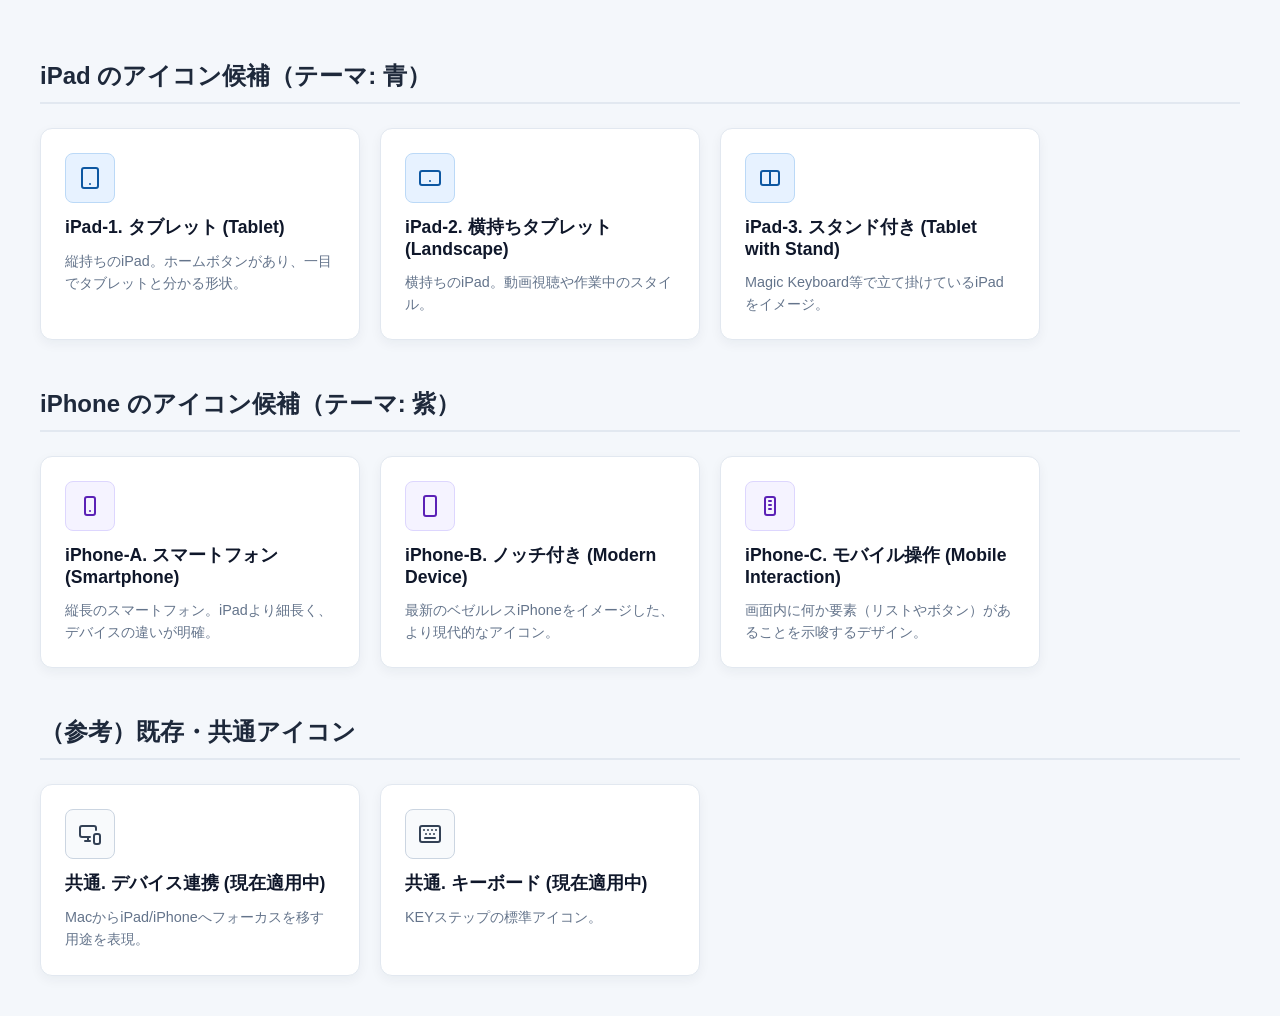
<file: icon-candidates.html>
<!DOCTYPE html>
<html lang="ja">
<head>
  <meta charset="UTF-8">
  <title>アイコン候補</title>
  <style>
    body {
      font-family: -apple-system, BlinkMacSystemFont, "SF Pro Text", "Hiragino Sans", sans-serif;
      padding: 40px;
      background: #f4f7fb;
      margin: 0;
    }
    .grid {
      display: grid;
      gap: 20px;
      grid-template-columns: repeat(auto-fill, minmax(280px, 1fr));
      max-width: 1000px;
    }
    h2 {
      color: #1e293b;
      margin-bottom: 24px;
      border-bottom: 2px solid #e2e8f0;
      padding-bottom: 10px;
    }
    .card {
      background: white;
      padding: 24px;
      border-radius: 12px;
      box-shadow: 0 4px 12px rgba(18, 38, 63, 0.05);
      display: flex;
      flex-direction: column;
      align-items: flex-start;
      gap: 12px;
      border: 1px solid #e2e8f0;
    }
    .icon-wrapper {
      width: 48px;
      height: 48px;
      display: flex;
      align-items: center;
      justify-content: center;
      background: #f8fafc;
      border: 1px solid #cbd5e1;
      border-radius: 8px;
      color: #334155;
    }
    .icon-wrapper svg {
      width: 24px;
      height: 24px;
    }
    .title {
      font-weight: bold;
      color: #0f172a;
      font-size: 1.1rem;
    }
    .desc {
      font-size: 0.9rem;
      color: #64748b;
      line-height: 1.5;
    }
    .purple { color: #5b21b6; background: #f5f3ff !important; border-color: #ddd6fe !important; }
    .blue { color: #0d57a1; background: #e7f2ff !important; border-color: #bbd9f7 !important; }
  </style>
</head>
<body>
  <h2>iPad のアイコン候補（テーマ: 青）</h2>
  <div class="grid">
    <div class="card">
      <div class="icon-wrapper blue">
        <svg xmlns="http://www.w3.org/2000/svg" viewBox="0 0 24 24" fill="none" stroke="currentColor" stroke-width="2" stroke-linecap="round" stroke-linejoin="round"><rect width="16" height="20" x="4" y="2" rx="2" ry="2"/><line x1="12" x2="12" y1="18" y2="18"/></svg>
      </div>
      <div class="title">iPad-1. タブレット (Tablet)</div>
      <div class="desc">縦持ちのiPad。ホームボタンがあり、一目でタブレットと分かる形状。</div>
    </div>
    
    <div class="card">
      <div class="icon-wrapper blue">
        <svg xmlns="http://www.w3.org/2000/svg" viewBox="0 0 24 24" fill="none" stroke="currentColor" stroke-width="2" stroke-linecap="round" stroke-linejoin="round"><rect width="20" height="14" x="2" y="5" rx="2" ry="2"/><line x1="12" x2="12" y1="15" y2="15"/></svg>
      </div>
      <div class="title">iPad-2. 横持ちタブレット (Landscape)</div>
      <div class="desc">横持ちのiPad。動画視聴や作業中のスタイル。</div>
    </div>

    <div class="card">
      <div class="icon-wrapper blue">
        <svg xmlns="http://www.w3.org/2000/svg" viewBox="0 0 24 24" fill="none" stroke="currentColor" stroke-width="2" stroke-linecap="round" stroke-linejoin="round"><rect width="18" height="14" x="3" y="5" rx="2" ry="2"/><path d="M12 5v14"/><path d="M9 19h6"/></svg>
      </div>
      <div class="title">iPad-3. スタンド付き (Tablet with Stand)</div>
      <div class="desc">Magic Keyboard等で立て掛けているiPadをイメージ。</div>
    </div>
  </div>

  <h2 style="margin-top: 48px;">iPhone のアイコン候補（テーマ: 紫）</h2>
  <div class="grid">
    <div class="card">
      <div class="icon-wrapper purple">
        <svg xmlns="http://www.w3.org/2000/svg" viewBox="0 0 24 24" fill="none" stroke="currentColor" stroke-width="2" stroke-linecap="round" stroke-linejoin="round"><rect width="10" height="18" x="7" y="3" rx="2" ry="2"/><line x1="12" x2="12" y1="17" y2="17"/></svg>
      </div>
      <div class="title">iPhone-A. スマートフォン (Smartphone)</div>
      <div class="desc">縦長のスマートフォン。iPadより細長く、デバイスの違いが明確。</div>
    </div>
    
    <div class="card">
      <div class="icon-wrapper purple">
        <svg xmlns="http://www.w3.org/2000/svg" viewBox="0 0 24 24" fill="none" stroke="currentColor" stroke-width="2" stroke-linecap="round" stroke-linejoin="round"><rect width="12" height="20" x="6" y="2" rx="2" ry="2"/><path d="M10 2h4"/></svg>
      </div>
      <div class="title">iPhone-B. ノッチ付き (Modern Device)</div>
      <div class="desc">最新のベゼルレスiPhoneをイメージした、より現代的なアイコン。</div>
    </div>

    <div class="card">
      <div class="icon-wrapper purple">
        <svg xmlns="http://www.w3.org/2000/svg" viewBox="0 0 24 24" fill="none" stroke="currentColor" stroke-width="2" stroke-linecap="round" stroke-linejoin="round"><rect width="10" height="18" x="7" y="3" rx="2" ry="2"/><path d="M11 7h2"/><path d="M11 11h2"/><path d="M11 15h2"/></svg>
      </div>
      <div class="title">iPhone-C. モバイル操作 (Mobile Interaction)</div>
      <div class="desc">画面内に何か要素（リストやボタン）があることを示唆するデザイン。</div>
    </div>
  </div>

  <h2 style="margin-top: 48px;">（参考）既存・共通アイコン</h2>
  <div class="grid">
    <div class="card">
      <div class="icon-wrapper">
        <svg xmlns="http://www.w3.org/2000/svg" viewBox="0 0 24 24" fill="none" stroke="currentColor" stroke-width="2" stroke-linecap="round" stroke-linejoin="round"><path d="M18 8V6a2 2 0 0 0-2-2H4a2 2 0 0 0-2 2v7a2 2 0 0 0 2 2h8"/><path d="M10 19v-3.96 3.15"/><path d="M7 19h5"/><rect width="6" height="10" x="16" y="12" rx="2"/></svg>
      </div>
      <div class="title">共通. デバイス連携 (現在適用中)</div>
      <div class="desc">MacからiPad/iPhoneへフォーカスを移す用途を表現。</div>
    </div>

    <div class="card">
      <div class="icon-wrapper">
        <svg xmlns="http://www.w3.org/2000/svg" viewBox="0 0 24 24" fill="none" stroke="currentColor" stroke-width="2" stroke-linecap="round" stroke-linejoin="round"><rect x="2" y="4" width="20" height="16" rx="2" ry="2"/><path d="M6 8h.01"/><path d="M10 8h.01"/><path d="M14 8h.01"/><path d="M18 8h.01"/><path d="M8 12h.01"/><path d="M12 12h.01"/><path d="M16 12h.01"/><path d="M7 16h10"/></svg>
      </div>
      <div class="title">共通. キーボード (現在適用中)</div>
      <div class="desc">KEYステップの標準アイコン。</div>
    </div>
  </div>
</body>
</html>
</file>
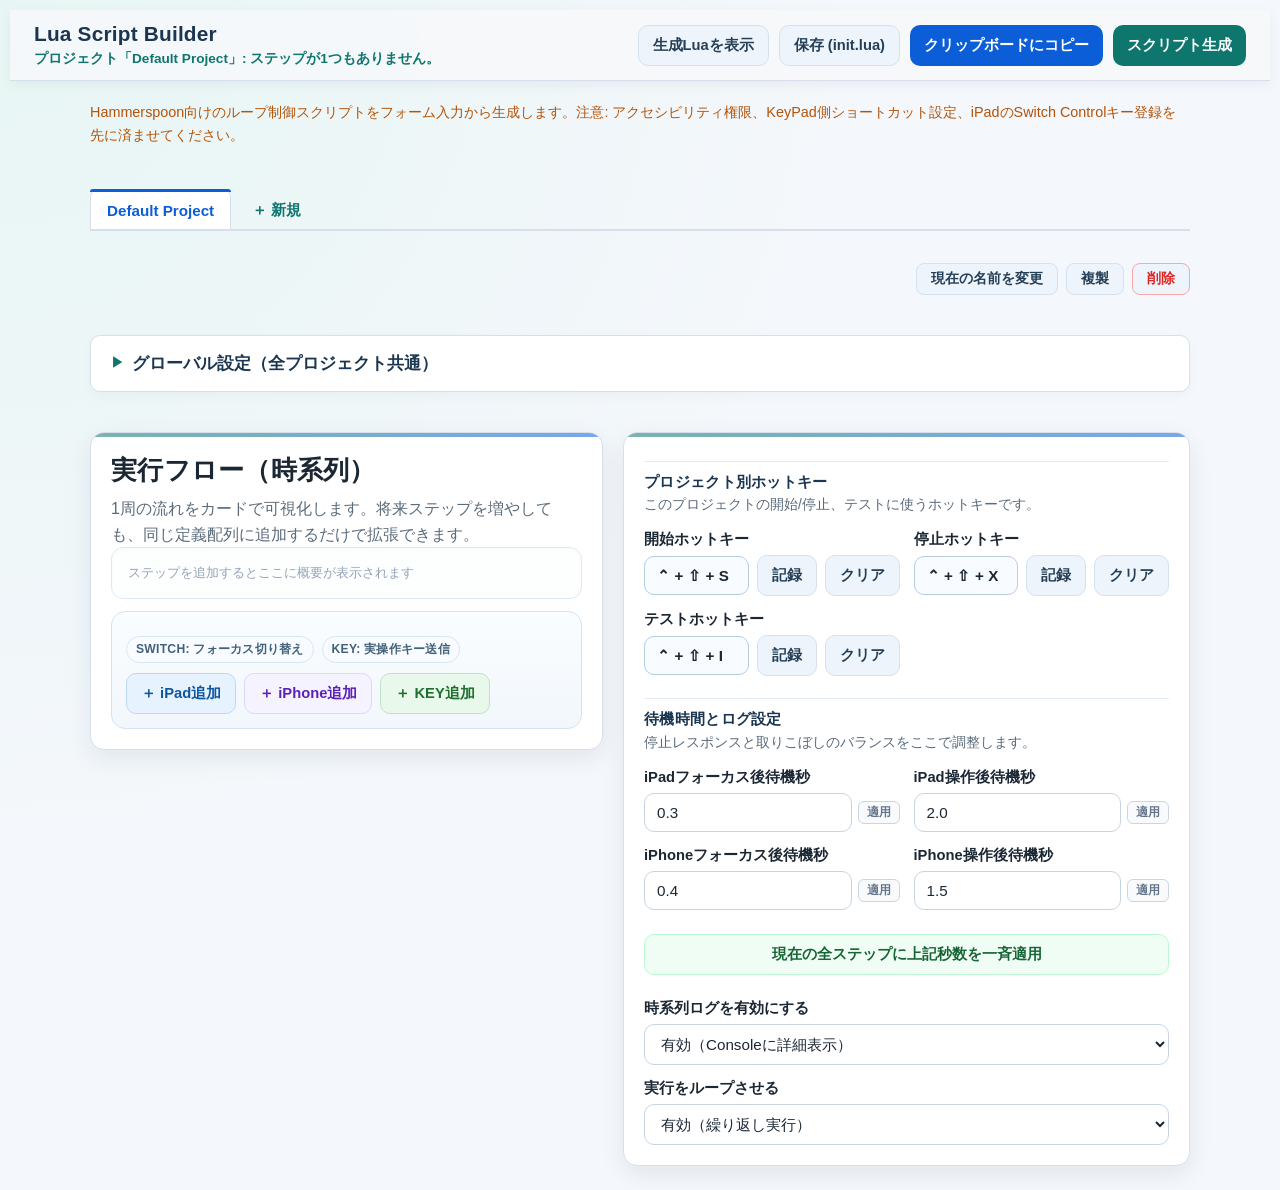
<file: lua-script-builder.html>
<!doctype html>
<html lang="ja">
<head>
  <meta charset="UTF-8">
  <meta name="viewport" content="width=device-width, initial-scale=1.0">
  <title>Lua Script Builder for Hammerspoon</title>
  <style>
    :root {
      --bg: #f4f7fb;
      --surface: #ffffff;
      --surface-soft: #fbfdff;
      --ink: #1b2733;
      --muted: #5b6b7a;
      --line: #d7e0ea;
      --accent: #0f766e;
      --accent-2: #0b5ed7;
      --warn: #b45309;
      --ok: #166534;
      --radius: 12px;
      --font-ui: "SF Pro Text", "Hiragino Sans", "Hiragino Kaku Gothic ProN", "Yu Gothic UI", "Yu Gothic", "Meiryo", -apple-system, BlinkMacSystemFont, sans-serif;
      --font-heading: "SF Pro Display", "Avenir Next", "Hiragino Sans", "Yu Gothic UI", sans-serif;
      --font-hotkey: -apple-system, BlinkMacSystemFont, "SF Pro Text", "SF Pro Symbols", "Apple Symbols", "Helvetica Neue", sans-serif;
    }

    * {
      box-sizing: border-box;
    }

    body {
      margin: 0;
      padding: 24px;
      font-family: var(--font-ui);
      background: radial-gradient(circle at 0% 0%, #e7f6f4 0%, var(--bg) 48%),
                  linear-gradient(135deg, #f7fbff 0%, #f4f7fb 100%);
      color: var(--ink);
    }

    .wrap {
      max-width: 1100px;
      margin: 0 auto;
      display: grid;
      gap: 20px;
      grid-template-columns: 1fr;
    }

    .main-columns {
      display: grid;
      gap: 20px;
      grid-template-columns: minmax(320px, 0.95fr) minmax(420px, 1.05fr);
      align-items: start;
    }

    .card {
      background: var(--surface);
      border: 1px solid var(--line);
      border-radius: 14px;
      box-shadow: 0 8px 24px rgba(18, 38, 63, 0.08);
      padding: 20px;
      position: relative;
      overflow: hidden;
    }

    .card::before {
      content: "";
      position: absolute;
      inset: 0 auto auto 0;
      width: 100%;
      height: 4px;
      background: linear-gradient(90deg, #0f766e 0%, #0b5ed7 100%);
      opacity: 0.55;
    }

    h1 {
      margin: 0 0 8px;
      font-size: 1.6rem;
      letter-spacing: 0.01em;
      font-family: var(--font-heading);
      font-weight: 700;
    }

    p {
      margin: 0;
      color: var(--muted);
      line-height: 1.6;
    }

    .grid {
      display: grid;
      gap: 14px;
      grid-template-columns: repeat(2, minmax(0, 1fr));
    }

    .span-2 {
      grid-column: 1 / -1;
    }

    .section-title {
      margin: 8px 0 0;
      padding-top: 8px;
      border-top: 1px solid #e3ebf4;
      font-size: 0.95rem;
      font-weight: 800;
      color: #1b3650;
      letter-spacing: 0.02em;
      font-family: var(--font-heading);
    }

    .section-note {
      margin: 0;
      font-size: 0.86rem;
      color: #5a6b7c;
    }

    .flow {
      margin: 0;
      padding-left: 20px;
      display: grid;
      gap: 8px;
    }

    .flow li {
      color: #1b2733;
      line-height: 1.45;
    }

    .flow strong {
      color: #0f5e92;
      font-weight: 700;
    }

    .flow-shell {
      margin-top: 12px;
      border: 1px solid #d6e2ee;
      border-radius: 14px;
      background: linear-gradient(180deg, #fafdff 0%, #f2f7fc 100%);
      padding: 14px;
    }

    .flow-track {
      display: grid;
      grid-template-columns: 1fr;
      gap: 10px;
    }

    .flow-step {
      border: 1px solid #d0dfed;
      background: var(--surface-soft);
      border-radius: 12px;
      padding: 8px 10px;
      box-shadow: 0 2px 8px rgba(18, 38, 63, 0.06);
      display: grid;
      gap: 6px;
    }

    .flow-step.dragging {
      opacity: 0.55;
      border-color: #86afd6;
      box-shadow: 0 0 0 2px #d8e8f8;
    }

    .flow-step.drop-before {
      box-shadow: inset 0 3px 0 #4d89c8;
    }

    .flow-step.drop-after {
      box-shadow: inset 0 -3px 0 #4d89c8;
    }

    .flow-connector {
      display: grid;
      grid-template-columns: 28px 1fr;
      gap: 8px;
      align-items: center;
      padding: 0 2px;
    }

    .flow-connector-dot {
      width: 6px;
      height: 6px;
      background: #94a3b8;
      border-radius: 50%;
    }

    /* Loop Indicator */
    .flow-loop-connector {
      margin-top: -5px;
      margin-bottom: 20px;
    }
    .flow-loop-line {
      border-left-style: dashed !important;
      height: 40px !important;
    }
    .flow-loop-pill {
      background: #eff6ff !important;
      color: #1d4ed8 !important;
      border: 1px dashed #bfdbfe !important;
      font-weight: 700;
      box-shadow: 0 2px 4px rgba(0,0,0,0.05);
    }

    .flow-connector-line {
      width: 2px;
      height: 18px;
      margin: 0 auto;
      border-radius: 999px;
      background: linear-gradient(180deg, #c8d7e7 0%, #a8bfd8 100%);
    }

    .flow-connector-pill {
      display: inline-flex;
      align-items: center;
      gap: 6px;
      width: fit-content;
      padding: 4px 8px;
      border-radius: 999px;
      background: #f4f9ff;
      border: 1px solid #d7e7f6;
      color: #4b6277;
      font-size: 0.74rem;
      font-weight: 700;
    }

    .flow-connector-pill input {
      width: 72px;
      padding: 2px 6px;
      font-size: 0.72rem;
      border-radius: 999px;
      border: 1px solid #bed2e8;
      background: #fff;
      color: #294861;
    }

    .flow-connector-dot {
      width: 8px;
      height: 8px;
      border-radius: 999px;
      background: #98b5d2;
      flex: 0 0 auto;
    }

    .flow-step-header {
      display: flex;
      align-items: center;
      justify-content: space-between;
      border-bottom: 1px solid #edf2f7;
      padding-bottom: 6px;
      margin-bottom: 4px;
    }

    .flow-step-title {
      display: flex;
      align-items: center;
      gap: 8px;
    }

    .flow-step-title svg {
      color: #64748b;
    }

    .flow-index {
      width: 24px;
      height: 24px;
      border-radius: 999px;
      background: #e1edf8;
      color: #1f4462;
      font-weight: 800;
      font-size: 0.82rem;
      display: inline-flex;
      align-items: center;
      justify-content: center;
      flex: 0 0 auto;
    }

    .flow-kind {
      font-size: 0.73rem;
      font-weight: 800;
      border-radius: 999px;
      padding: 3px 8px;
      letter-spacing: 0.02em;
    }

    .flow-kind-move {
      background: #e7f2ff;
      color: #0d57a1;
    }

    .flow-kind-iphone {
      background: #f5f3ff;
      color: #5b21b6;
    }

    .flow-kind-wait {
      background: #fff5db;
      color: #8e5a00;
    }

    .flow-kind-key {
      background: #e8f8ea;
      color: #1f6f2f;
    }



    .flow-value {
      margin: 0;
      padding: 4px 7px;
      border-radius: 8px;
      background: #f4f9ff;
      border: 1px solid #d7e7f6;
      font-family: Menlo, Monaco, Consolas, monospace;
      font-size: 0.78rem;
      color: #183247;
      white-space: nowrap;
      overflow: hidden;
      text-overflow: ellipsis;
    }

    /* Mini Flow Styles */
    .mini-flow-container {
      display: flex;
      flex-wrap: wrap;
      align-items: center;
      gap: 6px;
      padding: 12px;
      background: #fdfefe;
      border: 1px solid #dbe9f6;
      border-radius: 12px;
      margin-bottom: 12px;
      min-height: 52px;
      box-shadow: inset 0 2px 4px rgba(0,0,0,0.02);
    }

    .mini-step {
      display: flex;
      align-items: center;
      gap: 5px;
      padding: 3px 8px;
      border-radius: 6px;
      font-size: 0.7rem;
      font-weight: 800;
      white-space: nowrap;
      box-shadow: 0 1px 2px rgba(0,0,0,0.05);
    }

    .mini-step svg {
      width: 14px;
      height: 14px;
    }

    .mini-step-move { background: #e7f2ff; color: #0d57a1; border: 1px solid #bbd9f7; }
    .mini-step-iphone { background: #f5f3ff; color: #5b21b6; border: 1px solid #ddd6fe; }
    .mini-step-key { background: #e8f8ea; color: #1f6f2f; border: 1px solid #bfe3c6; }

    .mini-arrow {
      color: #cbd5e1;
      font-size: 0.8rem;
    }

    .flow-value-hotkey {
      font-family: var(--font-hotkey);
      font-weight: 600;
      letter-spacing: 0.02em;
    }

    .flow-step-body {
      display: grid;
      grid-template-columns: 1fr auto;
      gap: 12px;
      align-items: center;
    }

    .flow-value-container {
      flex: 1;
      min-width: 0;
    }

    .flow-edit-inline {
      flex: 0 0 auto;
      width: 140px;
    }

    .step-input {
      padding: 4px 8px;
      font-size: 0.8rem;
      border-radius: 6px;
      width: 100%;
      border: 1px solid #c7d4e2;
    }

    .icon-btn {
      padding: 4px;
      display: flex;
      align-items: center;
      justify-content: center;
      border-radius: 6px;
      background: transparent;
      border: none;
      color: #94a3b8;
      cursor: pointer;
    }

    .icon-btn:hover {
      background: #fee2e2;
      color: #ef4444;
    }

    .btn-apply-small {
      padding: 3px 8px;
      font-size: 0.72rem;
      border-radius: 6px;
      background: #f8fafc;
      border: 1px solid #cbd5e1;
      color: #64748b;
      cursor: pointer;
      font-weight: 700;
      white-space: nowrap;
      transition: all 0.15s;
    }

    .btn-apply-small:hover {
      background: #eff6ff;
      border-color: #3b82f6;
      color: #2563eb;
    }

    .input-with-btn {
      display: flex;
      gap: 6px;
      align-items: center;
    }

    .input-with-btn input {
      flex: 1;
      min-width: 0;
    }

    .flow-footer {
      margin-top: 10px;
      display: flex;
      flex-wrap: wrap;
      gap: 8px;
    }

    .flow-actions {
      margin-top: 10px;
      display: flex;
      gap: 8px;
      align-items: center;
      flex-wrap: wrap;
    }

    .flow-add-btn {
      font-weight: 800;
    }

    #btnFlowAddIPad {
      background: #e7f2ff;
      color: #0d57a1;
      border: 1px solid #bbd9f7;
    }

    #btnFlowAddIPhone {
      background: #f5f3ff;
      color: #5b21b6;
      border: 1px solid #ddd6fe;
    }

    #btnFlowAddKey {
      background: #e8f8ea;
      color: #1f6f2f;
      border: 1px solid #bfe3c6;
    }



    .flow-pill {
      padding: 4px 9px;
      border-radius: 999px;
      border: 1px solid #d8e6f3;
      background: #f8fbff;
      color: #42627a;
      font-size: 0.76rem;
      font-weight: 700;
      letter-spacing: 0.02em;
    }

    .row {
      display: grid;
      gap: 6px;
    }

    label {
      font-size: 0.92rem;
      color: var(--ink);
      font-weight: 600;
    }

    input, select {
      width: 100%;
      padding: 10px 12px;
      border: 1px solid #c7d4e2;
      border-radius: 10px;
      font-size: 0.95rem;
      color: var(--ink);
      background: #fff;
    }

    .hotkey-controls {
      display: grid;
      grid-template-columns: minmax(0, 1fr) auto auto;
      gap: 8px;
      align-items: center;
    }

    .hotkey-display {
      background: #f8fbff;
      border-color: #b8cce0;
      font-family: var(--font-hotkey);
      font-weight: 600;
      letter-spacing: 0.01em;
    }

    .record-btn.recording {
      background: #9a3412;
      color: #fff;
    }

    .step-key-row {
      display: flex;
      align-items: center;
      gap: 8px;
    }

    .step-key-badge {
      background: #f0fdf4;
      color: #166534;
      padding: 4px 12px;
      border-radius: 8px;
      font-family: var(--font-hotkey);
      font-weight: 800;
      font-size: 0.95rem;
      border: 1px solid #bbf7d0;
      min-width: 60px;
      text-align: center;
      box-shadow: 0 2px 4px rgba(22, 101, 52, 0.05);
    }

    .step-key-label-group {
      display: flex;
      align-items: center;
      gap: 10px;
    }

    .step-key-label {
      font-size: 0.8rem;
      color: #64748b;
      font-weight: 600;
    }

    .btn-small {
      padding: 6px 14px !important;
      font-size: 0.85rem !important;
      min-height: auto !important;
      font-weight: 700 !important;
      border-radius: 8px !important;
    }

    .mods {
      display: flex;
      gap: 12px;
      flex-wrap: wrap;
      margin-top: 4px;
    }

    .mods label {
      font-weight: 500;
      border: 1px solid #c7d4e2;
      border-radius: 999px;
      padding: 6px 10px;
      display: inline-flex;
      align-items: center;
      gap: 6px;
      cursor: pointer;
      user-select: none;
      background: #fbfdff;
    }

    .mods input {
      width: auto;
      margin: 0;
    }

    .actions {
      display: flex;
      flex-wrap: wrap;
      gap: 10px;
      margin-top: 8px;
    }

    button {
      border: 0;
      border-radius: 10px;
      padding: 10px 14px;
      font-size: 0.92rem;
      font-weight: 700;
      cursor: pointer;
      transition: transform 0.08s ease, opacity 0.15s ease;
    }

    button:hover {
      opacity: 0.9;
    }

    button:active {
      transform: translateY(1px);
    }

    .btn-main {
      background: var(--accent);
      color: #fff;
    }

    .btn-sub {
      background: var(--accent-2);
      color: #fff;
    }

    .btn-ghost {
      background: #eef4fb;
      color: #254056;
      border: 1px solid #d4e1ee;
    }

    .hint {
      margin-top: 8px;
      font-size: 0.9rem;
      color: var(--warn);
    }

    .ok {
      margin-top: 8px;
      font-size: 0.9rem;
      color: var(--ok);
      min-height: 1.2em;
    }

    textarea {
      width: 100%;
      min-height: 360px;
      border: 1px solid #c7d4e2;
      border-radius: 10px;
      padding: 12px;
      font-family: Menlo, Monaco, Consolas, monospace;
      font-size: 0.86rem;
      line-height: 1.5;
      color: #13222f;
      background: #fbfdff;
      resize: vertical;
    }

    .output-card {
      transition: opacity 0.18s ease;
    }

    .output-card.hidden {
      display: none;
    }

    @media (max-width: 860px) {
      .grid {
        grid-template-columns: 1fr;
      }

      .main-columns {
        grid-template-columns: 1fr;
      }

      .flow-step-body {
        grid-template-columns: 1fr;
      }

      .flow-edit-inline {
        width: 100%;
      }

      body {
        padding: 14px;
      }
    }

    .sticky-header {
      position: sticky;
      top: 0;
      z-index: 1000;
      background: rgba(246, 248, 250, 0.95);
      backdrop-filter: blur(8px);
      padding: 12px 24px;
      margin: -14px -14px 20px -14px;
      border-bottom: 1px solid #d7e0ea;
      display: flex;
      justify-content: space-between;
      align-items: center;
      box-shadow: 0 4px 12px rgba(0, 0, 0, 0.05);
      flex-wrap: wrap;
      gap: 12px;
    }
    
    .sticky-sidebar {
      position: sticky;
      top: 80px;
      max-height: calc(100vh - 100px);
      overflow-y: auto;
    }
    
    details.global-settings {
      background: var(--surface);
      border: 1px solid #d7e0ea;
      border-radius: 10px;
      margin-bottom: 20px;
      padding: 16px 20px;
      box-shadow: 0 4px 12px rgba(0,0,0,0.03);
    }
    details.global-settings summary {
      font-size: 1.05rem;
      font-weight: 700;
      cursor: pointer;
      color: #1b3650;
      outline: none;
      list-style: none;
      display: flex;
      align-items: center;
      gap: 8px;
    }
    details.global-settings summary::-webkit-details-marker {
      display: none;
    }
    details.global-settings summary::before {
      content: "▶";
      font-size: 0.8rem;
      color: var(--accent);
      transition: transform 0.2s;
    }
    details.global-settings[open] summary::before {
      transform: rotate(90deg);
    }
    details.global-settings .grid {
      margin-top: 16px;
    }


    .tabs-container {
      display: flex;
      gap: 4px;
      overflow-x: auto;
      border-bottom: 2px solid #d7e0ea;
      margin-bottom: 12px;
      padding-bottom: 0;
    }

    .tab {
      padding: 10px 16px;
      background: transparent;
      border: 1px solid transparent;
      border-bottom: none;
      border-radius: 8px 8px 0 0;
      color: #5b6b7a;
      font-weight: 600;
      cursor: pointer;
      font-size: 0.95rem;
      white-space: nowrap;
      position: relative;
      bottom: -2px;
    }

    .tab:hover {
      background: #eef4fb;
    }

    .tab.active {
      background: var(--surface);
      color: var(--accent-2);
      border-color: #d7e0ea;
      border-bottom-color: var(--surface);
      font-weight: 800;
    }
    
    .tab.active::before {
      content: "";
      position: absolute;
      top: -1px;
      left: -1px;
      right: -1px;
      height: 3px;
      background: var(--accent-2);
      border-radius: 8px 8px 0 0;
    }

    .tab-add {
      color: var(--accent);
    }
  </style>
</head>
<body>
  <div class="sticky-header">
    <div>
      <h1 style="margin: 0; font-size: 1.3rem; font-family: var(--font-heading); color: #1b3650;">Lua Script Builder</h1>
      <div id="status" class="ok" style="margin-top: 4px; font-size: 0.85rem; font-weight: 600; color: var(--accent); min-height: 1.2em;"></div>
    </div>
    <div class="actions" style="justify-content: flex-end; margin-top: 0;">
      <button class="btn-ghost" id="btnToggleOutput">生成Luaを表示</button>
      <button class="btn-ghost" id="btnDownload">保存 (init.lua)</button>
      <button class="btn-sub" id="btnCopy">クリップボードにコピー</button>
      <button class="btn-main" id="btnGenerate">スクリプト生成</button>
    </div>
  </div>

  <div class="wrap">
    <p class="hint" style="margin-top: 0; margin-bottom: 20px;">Hammerspoon向けのループ制御スクリプトをフォーム入力から生成します。注意: アクセシビリティ権限、KeyPad側ショートカット設定、iPadのSwitch Controlキー登録を先に済ませてください。</p>

    <div class="tabs-container" id="projectTabs"></div>
    <div style="display: flex; gap: 8px; justify-content: flex-end; margin-bottom: 20px;">
      <button id="btnRenameProject" class="btn-ghost btn-small">現在の名前を変更</button>
      <button id="btnDuplicateProject" class="btn-ghost btn-small">複製</button>
      <button id="btnDeleteProject" class="btn-ghost btn-small" style="color: #dc2626; border-color: #fca5a5;">削除</button>
    </div>

    <details class="global-settings">
      <summary>グローバル設定（全プロジェクト共通）</summary>
      <div class="grid">
        <div class="row">
          <label for="ipadMoveHotkeyDisplay">iPad切り替えショートカット</label>
          <div class="hotkey-controls">
            <input id="ipadMoveHotkeyDisplay" class="hotkey-display" readonly />
            <button type="button" class="btn-ghost record-btn" data-hotkey="ipadMove">記録</button>
            <button type="button" class="btn-ghost clear-btn" data-hotkey="ipadMove">クリア</button>
          </div>
        </div>
        <div class="row">
          <label for="iphoneMoveHotkeyDisplay">iPhone切り替えショートカット</label>
          <div class="hotkey-controls">
            <input id="iphoneMoveHotkeyDisplay" class="hotkey-display" readonly />
            <button type="button" class="btn-ghost record-btn" data-hotkey="iphoneMove">記録</button>
            <button type="button" class="btn-ghost clear-btn" data-hotkey="iphoneMove">クリア</button>
          </div>
        </div>
        <div class="row">
          <label for="reloadHotkeyDisplay">再読込ホットキー</label>
          <div class="hotkey-controls">
            <input id="reloadHotkeyDisplay" class="hotkey-display" readonly />
            <button type="button" class="btn-ghost record-btn" data-hotkey="reload">記録</button>
            <button type="button" class="btn-ghost clear-btn" data-hotkey="reload">クリア</button>
          </div>
        </div>
      </div>
    </details>

      <div class="main-columns">
        <section class="card">
          <h1>実行フロー（時系列）</h1>
          <p>1周の流れをカードで可視化します。将来ステップを増やしても、同じ定義配列に追加するだけで拡張できます。</p>
          <div class="mini-flow-container" id="miniFlow"></div>
          <div class="flow-shell">
            <div class="flow-track" id="flowTrack"></div>
            <div class="flow-footer">
              <span class="flow-pill">SWITCH: フォーカス切り替え</span>
              <span class="flow-pill">KEY: 実操作キー送信</span>
            </div>
             <div class="flow-actions">
               <button type="button" class="flow-add-btn" id="btnFlowAddIPad">＋ iPad追加</button>
               <button type="button" class="flow-add-btn" id="btnFlowAddIPhone">＋ iPhone追加</button>
               <button type="button" class="flow-add-btn" id="btnFlowAddKey">＋ KEY追加</button>
             </div>
        </div>
        </section>

        <section class="card sticky-sidebar">
          <div class="grid">
            <div class="span-2">
              <p class="section-title">プロジェクト別ホットキー</p>
              <p class="section-note">このプロジェクトの開始/停止、テストに使うホットキーです。</p>
            </div>

            <div class="row">
              <label for="startHotkeyDisplay">開始ホットキー</label>
              <div class="hotkey-controls">
                <input id="startHotkeyDisplay" class="hotkey-display" readonly />
                <button type="button" class="btn-ghost record-btn" data-hotkey="start">記録</button>
                <button type="button" class="btn-ghost clear-btn" data-hotkey="start">クリア</button>
              </div>
          </div>

            <div class="row">
              <label for="stopHotkeyDisplay">停止ホットキー</label>
              <div class="hotkey-controls">
                <input id="stopHotkeyDisplay" class="hotkey-display" readonly />
                <button type="button" class="btn-ghost record-btn" data-hotkey="stop">記録</button>
                <button type="button" class="btn-ghost clear-btn" data-hotkey="stop">クリア</button>
              </div>
          </div>

            <div class="row">
              <label for="testHotkeyDisplay">テストホットキー</label>
              <div class="hotkey-controls">
                <input id="testHotkeyDisplay" class="hotkey-display" readonly />
                <button type="button" class="btn-ghost record-btn" data-hotkey="test">記録</button>
                <button type="button" class="btn-ghost clear-btn" data-hotkey="test">クリア</button>
              </div>
          </div>

            <div class="span-2">
              <p class="section-title">待機時間とログ設定</p>
              <p class="section-note">停止レスポンスと取りこぼしのバランスをここで調整します。</p>
            </div>

            <div class="row">
              <label for="settleIPad">iPadフォーカス後待機秒</label>
              <div class="input-with-btn">
                <input id="settleIPad" type="number" min="0" step="0.05" value="0.30" />
                <button type="button" class="btn-apply-small btn-apply-individual" data-type="settleIPad">適用</button>
              </div>
            </div>

            <div class="row">
              <label for="waitIPad">iPad操作後待機秒</label>
              <div class="input-with-btn">
                <input id="waitIPad" type="number" min="0" step="0.1" value="2.00" />
                <button type="button" class="btn-apply-small btn-apply-individual" data-type="waitIPad">適用</button>
              </div>
            </div>

            <div class="row">
              <label for="settleIPhone">iPhoneフォーカス後待機秒</label>
              <div class="input-with-btn">
                <input id="settleIPhone" type="number" min="0" step="0.05" value="0.40" />
                <button type="button" class="btn-apply-small btn-apply-individual" data-type="settleIPhone">適用</button>
              </div>
            </div>

            <div class="row">
              <label for="waitIPhone">iPhone操作後待機秒</label>
              <div class="input-with-btn">
                <input id="waitIPhone" type="number" min="0" step="0.1" value="1.50" />
                <button type="button" class="btn-apply-small btn-apply-individual" data-type="waitIPhone">適用</button>
              </div>
            </div>

            <div class="row span-2" style="margin: 10px 0;">
              <button type="button" class="btn-ghost" id="btnApplyAllWait" style="background: #f0fdf4; border-color: #bbf7d0; color: #166534; font-weight: 700; width: 100%;">
                現在の全ステップに上記秒数を一斉適用
              </button>
            </div>

            <div class="row span-2">
              <label for="enableTimelineLog">時系列ログを有効にする</label>
              <select id="enableTimelineLog">
                <option value="true" selected>有効（Consoleに詳細表示）</option>
                <option value="false">無効（最小表示）</option>
              </select>
            </div>

            <div class="row span-2">
              <label for="enableLoop">実行をループさせる</label>
              <select id="enableLoop">
                <option value="true" selected>有効（繰り返し実行）</option>
                <option value="false">無効（1回だけ実行）</option>
              </select>
            </div>



          </div>
        </section>
      </div>

      <section class="card output-card hidden" id="outputCard">
      <div class="row">
        <label for="output">生成されたLua</label>
        <textarea id="output" spellcheck="false"></textarea>
      </div>
    </section>
  </div>

  <script>
    function num(id, fallback) {
      const v = Number(document.getElementById(id).value);
      return Number.isFinite(v) ? v : fallback;
    }

    function txt(id, fallback) {
      const v = document.getElementById(id).value.trim();
      return v || fallback;
    }

    function luaString(s) {
      return s.replace(/\\/g, "\\\\").replace(/"/g, "\\\"");
    }

    function escapeHtml(s) {
      return String(s)
        .replace(/&/g, "&amp;")
        .replace(/</g, "&lt;")
        .replace(/>/g, "&gt;")
        .replace(/"/g, "&quot;")
        .replace(/'/g, "&#39;");
    }

    const hotkeys = {
      ipadMove: { key: "a", mods: ["ctrl", "shift"] },
      iphoneMove: { key: "z", mods: ["ctrl", "shift"] },
      start: { key: "s", mods: ["ctrl", "shift"] },
      stop: { key: "x", mods: ["ctrl", "shift"] },
      reload: { key: "r", mods: ["ctrl", "shift"] },
      test: { key: "i", mods: ["ctrl", "shift"] }
    };

    const hotkeyLabels = {
      ipadMove: "iPad切り替え",
      iphoneMove: "iPhone切り替え",
      start: "開始",
      stop: "停止",
      reload: "再読込",
      test: "テスト"
    };

    const hotkeyDisplayIds = {
      ipadMove: "ipadMoveHotkeyDisplay",
      iphoneMove: "iphoneMoveHotkeyDisplay",
      start: "startHotkeyDisplay",
      stop: "stopHotkeyDisplay",
      reload: "reloadHotkeyDisplay",
      test: "testHotkeyDisplay"
    };

    const NEW_STORAGE_KEY = "lua_builder_projects_v1";
    const OLD_STORAGE_KEY = "lua_builder_settings_v1";

    let projects = {};
    let activeProjectId = null;
    let globalSettings = {
      reloadHotkey: { key: "r", mods: ["ctrl", "shift"] },
      ipadMove: { key: "a", mods: ["ctrl", "shift"] },
      iphoneMove: { key: "z", mods: ["ctrl", "shift"] }
    };

    function flushActiveProject() {
      if (!activeProjectId || !projects[activeProjectId]) return;
      projects[activeProjectId].hotkeys = {
        start: hotkeys.start,
        stop: hotkeys.stop,
        test: hotkeys.test
      };
      projects[activeProjectId].flowSteps = [...flowSteps];
      projects[activeProjectId].stepIdSeq = stepIdSeq;
      projects[activeProjectId].templateStepIds = {...templateStepIds};
      projects[activeProjectId].config = {
        settleIPad: document.getElementById("settleIPad").value,
        waitIPad: document.getElementById("waitIPad").value,
        settleIPhone: document.getElementById("settleIPhone").value,
        waitIPhone: document.getElementById("waitIPhone").value,
        enableTimelineLog: document.getElementById("enableTimelineLog").value,
        enableLoop: document.getElementById("enableLoop").value
      };
    }

    function loadProjectState(projectId) {
      if (!projects[projectId]) return;
      activeProjectId = projectId;
      const p = projects[projectId];
      
      if (p.hotkeys) {
        Object.keys(p.hotkeys).forEach(k => {
          if (k !== "ipadMove" && k !== "iphoneMove" && k !== "reload") {
            hotkeys[k] = p.hotkeys[k];
          }
        });
      }
      flowSteps = p.flowSteps || [];
      stepIdSeq = p.stepIdSeq || 1;
      templateStepIds = p.templateStepIds || {};
      
      if (p.config) {
        const c = p.config;
        if (c.settleIPad) document.getElementById("settleIPad").value = c.settleIPad;
        if (c.waitIPad) document.getElementById("waitIPad").value = c.waitIPad;
        if (c.settleIPhone) document.getElementById("settleIPhone").value = c.settleIPhone;
        if (c.waitIPhone) document.getElementById("waitIPhone").value = c.waitIPhone;
        if (c.enableTimelineLog) document.getElementById("enableTimelineLog").value = c.enableTimelineLog;
        if (c.enableLoop) document.getElementById("enableLoop").value = c.enableLoop;
      }
      
      refreshFlowViews();
      renderHotkeys();
      updateProjectTabs();
    }

    function updateProjectTabs() {
      const container = document.getElementById("projectTabs");
      if (!container) return;
      container.innerHTML = "";
      Object.values(projects).forEach(p => {
        const btn = document.createElement("button");
        btn.className = "tab";
        if (p.id === activeProjectId) btn.classList.add("active");
        btn.textContent = p.name;
        btn.addEventListener("click", () => {
          if (p.id === activeProjectId) return;
          flushActiveProject();
          loadProjectState(p.id);
          saveToStorage();
        });
        container.appendChild(btn);
      });
      const addBtn = document.createElement("button");
      addBtn.className = "tab tab-add";
      addBtn.textContent = "＋ 新規";
      addBtn.addEventListener("click", () => {
        const name = prompt("新しいプロジェクト名を入力してください", "New Project");
        if (name) {
          createNewProject(name);
        }
      });
      container.appendChild(addBtn);
    }

    function createNewProject(name) {
      const id = "proj-" + Date.now();
      projects[id] = {
        id,
        name: name || "New Project",
        hotkeys: {
          ipadMove: { key: "a", mods: ["ctrl", "shift"] },
          iphoneMove: { key: "z", mods: ["ctrl", "shift"] },
          start: { key: "s", mods: ["ctrl", "shift"] },
          stop: { key: "x", mods: ["ctrl", "shift"] },
          test: { key: "i", mods: ["ctrl", "shift"] }
        },
        flowSteps: [],
        stepIdSeq: 1,
        templateStepIds: {},
        config: {
          settleIPad: "0.30", waitIPad: "2.00",
          settleIPhone: "0.40", waitIPhone: "1.50",
          enableTimelineLog: "true", enableLoop: "true"
        }
      };
      loadProjectState(id);
      saveToStorage();
    }

    function saveToStorage() {
      flushActiveProject();
      globalSettings.reloadHotkey = hotkeys.reload;
      globalSettings.ipadMove = hotkeys.ipadMove;
      globalSettings.iphoneMove = hotkeys.iphoneMove;
      const data = {
        activeProjectId,
        projects,
        globalSettings
      };
      localStorage.setItem(NEW_STORAGE_KEY, JSON.stringify(data));
    }

    function loadFromStorage() {
      const newJson = localStorage.getItem(NEW_STORAGE_KEY);
      if (newJson) {
        try {
          const data = JSON.parse(newJson);
          projects = data.projects || {};
          activeProjectId = data.activeProjectId;
          if (data.globalSettings) {
             if (data.globalSettings.reloadHotkey) {
               globalSettings.reloadHotkey = data.globalSettings.reloadHotkey;
               hotkeys.reload = globalSettings.reloadHotkey;
             }
             if (data.globalSettings.ipadMove) {
               globalSettings.ipadMove = data.globalSettings.ipadMove;
               hotkeys.ipadMove = globalSettings.ipadMove;
             }
             if (data.globalSettings.iphoneMove) {
               globalSettings.iphoneMove = data.globalSettings.iphoneMove;
               hotkeys.iphoneMove = globalSettings.iphoneMove;
             }
          }
          if (activeProjectId && projects[activeProjectId]) {
             loadProjectState(activeProjectId);
          } else {
             const firstKey = Object.keys(projects)[0];
             if (firstKey) loadProjectState(firstKey);
          }
          return true;
        } catch(e) {
          console.error("Failed to load new storage format", e);
        }
      }
      
      // Fallback/Migration from old storage
      const oldJson = localStorage.getItem(OLD_STORAGE_KEY);
      if (oldJson) {
        try {
          const oldData = JSON.parse(oldJson);
          const defaultId = "proj-" + Date.now();
          projects[defaultId] = {
            id: defaultId,
            name: "Default Project",
            hotkeys: oldData.hotkeys || {},
            flowSteps: oldData.flowSteps || [],
            config: oldData.config || {},
            stepIdSeq: oldData.stepIdSeq || 1,
            templateStepIds: oldData.templateStepIds || {}
          };
          if (oldData.hotkeys) {
             if (oldData.hotkeys.reload) {
               globalSettings.reloadHotkey = oldData.hotkeys.reload;
               hotkeys.reload = oldData.hotkeys.reload;
             }
             if (oldData.hotkeys.ipadMove) {
               globalSettings.ipadMove = oldData.hotkeys.ipadMove;
               hotkeys.ipadMove = oldData.hotkeys.ipadMove;
             }
             if (oldData.hotkeys.iphoneMove) {
               globalSettings.iphoneMove = oldData.hotkeys.iphoneMove;
               hotkeys.iphoneMove = oldData.hotkeys.iphoneMove;
             }
          }
          activeProjectId = defaultId;
          loadProjectState(defaultId);
          saveToStorage();
          return true;
        } catch (e) {
          console.error("Failed to migrate from old storage", e);
        }
      }
      return false;
    }

    let recordingTarget = null;
    let recordingStepId = null;
    let stepIdSeq = 1;
    let flowSteps = [];
    let templateStepIds = {};

    function nextStepId() {
      const id = stepIdSeq;
      stepIdSeq += 1;
      return id;
    }

    function defaultTitleByKind(kind) {
      if (kind === "move") return "切り替えショートカット送信";
      return "キー送信";
    }

    function defaultWaitSecondsForIndex(index) {
      return index % 2 === 0 ? 0.30 : 0.40;
    }

    function normalizeWaitAfter(value, fallback) {
      const numValue = Number(value);
      if (Number.isFinite(numValue) && numValue >= 0) return numValue;
      return fallback;
    }

    function normalizeStep(step) {
      const s = {
        id: step.id,
        kind: step.kind,
        phase: (step.phase || "Custom").trim() || "Custom",
        title: (step.title || defaultTitleByKind(step.kind)).trim() || defaultTitleByKind(step.kind)
      };

      if (s.kind === "move") {
        s.moveHotkey = step.moveHotkey || "ipadMove";
      } else {
        s.kind = "key";
        s.key = (step.key || "space").trim().toLowerCase() || "space";
      }
      s.waitAfter = normalizeWaitAfter(step.waitAfter, 0.25);
      return s;
    }

    function createDefaultSteps() {
      const created = [
        normalizeStep({ id: nextStepId(), kind: "move", phase: "iPad", title: "iPadへ切り替え", moveHotkey: "ipadMove", waitAfter: num("settleIPad", 0.30) }),
        normalizeStep({ id: nextStepId(), kind: "key", phase: "iPad", title: "iPadキー送信", key: "1", waitAfter: num("waitIPad", 2.00) }),
        normalizeStep({ id: nextStepId(), kind: "move", phase: "iPhone", title: "iPhoneへ切り替え", moveHotkey: "iphoneMove", waitAfter: num("settleIPhone", 0.40) }),
        normalizeStep({ id: nextStepId(), kind: "key", phase: "iPhone", title: "iPhoneキー送信", key: "2", waitAfter: num("waitIPhone", 1.50) })
      ];

      templateStepIds = {
        settleIPad: created[0].id,
        waitIPad: created[1].id,
        settleIPhone: created[2].id,
        waitIPhone: created[3].id
      };

      return created;
    }

    function findStepById(stepId) {
      return flowSteps.find(step => step.id === stepId);
    }

    function syncWaitInputsToSteps() {
      const settleIPadStep = findStepById(templateStepIds.settleIPad);
      const waitIPadStep = findStepById(templateStepIds.waitIPad);
      const settleIPhoneStep = findStepById(templateStepIds.settleIPhone);
      const waitIPhoneStep = findStepById(templateStepIds.waitIPhone);

      if (settleIPadStep) settleIPadStep.waitAfter = num("settleIPad", 0.30);
      if (waitIPadStep) waitIPadStep.waitAfter = num("waitIPad", 2.00);
      if (settleIPhoneStep) settleIPhoneStep.waitAfter = num("settleIPhone", 0.40);
      if (waitIPhoneStep) waitIPhoneStep.waitAfter = num("waitIPhone", 1.50);
    }

    function stepMeta(step) {
      if (step.kind === "move") return "接続ステップ";
      return "実行ステップ";
    }

    function stepValueText(step) {
      if (step.kind === "move") {
        const hk = hotkeys[step.moveHotkey] || { key: "", mods: [] };
        const label = hotkeyLabels[step.moveHotkey] || "未設定";
        return `${label}: ${hotkeyToDisplay(hk)}`;
      }
      return step.key;
    }

    function modsToLua(mods) {
      if (mods.length === 0) {
        return "{}";
      }
      return "{" + mods.map(m => `\"${m}\"`).join(", ") + "}";
    }

    function modsToDisplay(mods) {
      const map = { ctrl: "⌃", alt: "⌥", cmd: "⌘", shift: "⇧" };
      return mods.map(m => map[m] || m);
    }

    function keyToDisplay(key) {
      const map = { return: "Enter", escape: "Esc", space: "Space", delete: "Backspace", tab: "Tab", up: "ArrowUp", down: "ArrowDown", left: "ArrowLeft", right: "ArrowRight" };
      if (map[key]) return map[key];
      if (/^f\d+$/i.test(key)) return key.toUpperCase();
      return key.length === 1 ? key.toUpperCase() : key;
    }

    function hotkeyToDisplay(hk) {
      const parts = modsToDisplay(hk.mods);
      parts.push(keyToDisplay(hk.key));
      return parts.join(" + ");
    }

    function renderHotkeys() {
      Object.keys(hotkeys).forEach(name => {
        const input = document.getElementById(hotkeyDisplayIds[name]);
        if (input) {
          input.value = hotkeyToDisplay(hotkeys[name]);
        }
      });

      document.querySelectorAll(".record-btn").forEach(btn => {
        const target = btn.dataset.hotkey;
        btn.classList.toggle("recording", recordingTarget === target);
        btn.textContent = recordingTarget === target ? "入力待ち" : "記録";
      });
    }

    function normalizeKey(event) {
      const keyMap = {
        " ": "space",
        Enter: "return",
        Escape: "escape",
        Backspace: "delete",
        Tab: "tab",
        ArrowUp: "up",
        ArrowDown: "down",
        ArrowLeft: "left",
        ArrowRight: "right"
      };

      if (keyMap[event.key]) {
        return keyMap[event.key];
      }

      if (/^F\d{1,2}$/i.test(event.key)) {
        return event.key.toLowerCase();
      }

      if (event.key.length === 1) {
        return event.key.toLowerCase();
      }

      return null;
    }

    function captureHotkey(event) {
      if (!recordingTarget && !recordingStepId) return;
 
      event.preventDefault();
      event.stopPropagation();
 
      const isModifierOnly = ["Shift", "Control", "Alt", "Meta"].includes(event.key);
      if (isModifierOnly) return;
 
      const key = normalizeKey(event);
      if (!key) {
        setStatus("未対応のキーです。別のキーで試してください");
        return;
      }
 
      if (recordingTarget) {
        const mods = [];
        if (event.ctrlKey) mods.push("ctrl");
        if (event.altKey) mods.push("alt");
        if (event.metaKey) mods.push("cmd");
        if (event.shiftKey) mods.push("shift");
 
        hotkeys[recordingTarget] = { key, mods };
        setStatus(hotkeyLabels[recordingTarget] + "ホットキーを更新しました");
        recordingTarget = null;
        renderHotkeys();
        saveToStorage();
      } else if (recordingStepId) {
        const id = recordingStepId;
        recordingStepId = null;
        updateStepField(id, "key", key);
        setStatus("ステップのキーを更新しました: " + keyToDisplay(key));
      }
    }

    function ensureHotkey(name) {
      const hk = hotkeys[name];
      return hk && typeof hk.key === "string" && hk.key.length > 0;
    }

    function generateLua() {
      flushActiveProject();

      if (Object.keys(projects).length === 0) {
        throw new Error("プロジェクトがありません。");
      }

      if (!globalSettings.reloadHotkey || !globalSettings.reloadHotkey.key) {
        throw new Error("再読込ホットキーが未設定です。");
      }

      const reloadModsLua = modsToLua(globalSettings.reloadHotkey.mods);
      const reloadKeyLua = luaString(globalSettings.reloadHotkey.key);

      let lua = `-- ==========================================
-- 共通ライブラリ・ファクトリ関数
-- ==========================================
local function nowTimestamp()
  local t = hs.timer.secondsSinceEpoch()
  local sec = math.floor(t)
  local ms = math.floor((t - sec) * 1000)
  return os.date("%H:%M:%S", sec) .. string.format(".%03d", ms)
end

local function logStep(enableTimelineLog, cycleCount, step, detail)
  if not enableTimelineLog then return end
  local msg = string.format("%s | cycle=%d | %s", nowTimestamp(), cycleCount, step)
  if detail and detail ~= "" then
    msg = msg .. " | " .. detail
  end
  print(msg)
end

local function createSequence(config)
  local running = false
  local cycleCount = 0
  
  local function testIPadTransfer()
    if #config.steps > 0 and config.steps[1].type == "move" then
      hs.eventtap.keyStroke(config.steps[1].mods, config.steps[1].key, 0)
      hs.alert.show("[" .. config.name .. "] Sent first SWITCH step")
    else
      hs.alert.show("[" .. config.name .. "] First step is not SWITCH")
    end
  end

  local function runCycle()
    if not running then
      logStep(config.enableTimelineLog, cycleCount, "STOP_DETECTED", "cycle entry")
      return
    end

    cycleCount = cycleCount + 1
    logStep(config.enableTimelineLog, cycleCount, "CYCLE_BEGIN", "started (" .. config.name .. ")")

    local function runStep(index)
      if not running then
        logStep(config.enableTimelineLog, cycleCount, "STOP_DETECTED", "before step " .. tostring(index))
        return
      end

      if index > #config.steps then
        logStep(config.enableTimelineLog, cycleCount, "CYCLE_END", "completed")
        if config.enableLoop then
          runCycle()
        else
          running = false
          hs.alert.show("[" .. config.name .. "] Sequence complete")
        end
        return
      end

      local step = config.steps[index]
      logStep(config.enableTimelineLog, cycleCount, "STEP_BEGIN", string.format("id=%d type=%s label=%s", step.id, step.type, step.label))

      if step.type == "move" then
        hs.eventtap.keyStroke(step.mods, step.key, 0)
      else
        hs.eventtap.keyStroke({}, step.key, 0)
      end

      logStep(config.enableTimelineLog, cycleCount, "STEP_END", step.type)

      local waitSeconds = step.waitAfter or 0.25
      logStep(config.enableTimelineLog, cycleCount, "WAIT_START", string.format("%s %.2fs", step.label, waitSeconds))
      hs.timer.doAfter(waitSeconds, function()
        if not running then
          logStep(config.enableTimelineLog, cycleCount, "STOP_DETECTED", "after wait " .. step.label)
          return
        end
        logStep(config.enableTimelineLog, cycleCount, "WAIT_END", step.label)
        if index < #config.steps then
          runStep(index + 1)
        else
          logStep(config.enableTimelineLog, cycleCount, "CYCLE_END", "completed")
          if config.enableLoop then
            runCycle()
          else
            running = false
            hs.alert.show("[" .. config.name .. "] Sequence complete")
          end
        end
      end)
    end

    runStep(1)
  end

  local function startLoop()
    if running then
      hs.alert.show("[" .. config.name .. "] Loop already running")
      return
    end
    cycleCount = 0
    running = true
    logStep(config.enableTimelineLog, cycleCount, "LOOP_START", "requested")
    hs.alert.show("[" .. config.name .. "] Loop start")
    runCycle()
  end

  local function stopLoop()
    if not running then
      hs.alert.show("[" .. config.name .. "] Loop already stopped")
      return
    end
    running = false
    logStep(config.enableTimelineLog, cycleCount, "LOOP_STOP", "requested")
    hs.alert.show("[" .. config.name .. "] Loop stop")
  end

  return {
    start = startLoop,
    stop = stopLoop,
    test = testIPadTransfer
  }
end

-- ==========================================
-- プロジェクト別設定とバインディング
-- ==========================================
`;

      let hasErrors = false;
      let errorMsgs = [];

      Object.values(projects).forEach((p, index) => {
        if (!p.hotkeys || !p.hotkeys.start || !p.hotkeys.start.key) {
          errorMsgs.push(`プロジェクト「${p.name}」: 開始ホットキーが未設定です。`);
          hasErrors = true;
          return;
        }
        if (!p.hotkeys.stop || !p.hotkeys.stop.key) {
          errorMsgs.push(`プロジェクト「${p.name}」: 停止ホットキーが未設定です。`);
          hasErrors = true;
          return;
        }
        if (!p.hotkeys.test || !p.hotkeys.test.key) {
          errorMsgs.push(`プロジェクト「${p.name}」: テストホットキーが未設定です。`);
          hasErrors = true;
          return;
        }
        if (!p.flowSteps || p.flowSteps.length === 0) {
          errorMsgs.push(`プロジェクト「${p.name}」: ステップが1つもありません。`);
          hasErrors = true;
          return;
        }

        const normalizedSteps = p.flowSteps.map(step => normalizeStep(step));
        
        let stepsLua = "";
        try {
          stepsLua = normalizedSteps.map(step => {
            if (step.kind === "move") {
              const hk = globalSettings[step.moveHotkey];
              if (!hk || !hk.key) {
                throw new Error(`SWITCHステップで使用するホットキーが未設定です: ${step.title}`);
              }
              return `    { id = ${step.id}, type = "move", label = "${luaString(step.title)}", mods = ${modsToLua(hk.mods)}, key = "${luaString(hk.key)}", waitAfter = ${normalizeWaitAfter(step.waitAfter, 0.25).toFixed(2)} },`;
            }
            if (!step.key || !step.key.trim()) {
              throw new Error(`KEYステップのキーが未設定です: ${step.title}`);
            }
            return `    { id = ${step.id}, type = "key", label = "${luaString(step.title)}", key = "${luaString(step.key)}", waitAfter = ${normalizeWaitAfter(step.waitAfter, 0.25).toFixed(2)} },`;
          }).join("\n");
        } catch(e) {
          errorMsgs.push(`プロジェクト「${p.name}」: ` + e.message);
          hasErrors = true;
          return;
        }

        const pId = "proj_" + index;
        const enableTimelineLog = (p.config && p.config.enableTimelineLog) === "true";
        const enableLoop = (p.config && p.config.enableLoop) === "true";

        lua += `\n-- [${p.name}]\n`;
        lua += `local seq_${pId} = createSequence({\n`;
        lua += `  name = "${luaString(p.name)}",\n`;
        lua += `  enableTimelineLog = ${enableTimelineLog ? "true" : "false"},\n`;
        lua += `  enableLoop = ${enableLoop ? "true" : "false"},\n`;
        lua += `  steps = {\n${stepsLua}\n  }\n`;
        lua += `})\n`;

        lua += `hs.hotkey.bind(${modsToLua(p.hotkeys.start.mods)}, "${luaString(p.hotkeys.start.key)}", seq_${pId}.start)\n`;
        lua += `hs.hotkey.bind(${modsToLua(p.hotkeys.stop.mods)}, "${luaString(p.hotkeys.stop.key)}", seq_${pId}.stop)\n`;
        lua += `hs.hotkey.bind(${modsToLua(p.hotkeys.test.mods)}, "${luaString(p.hotkeys.test.key)}", seq_${pId}.test)\n`;
      });

      if (hasErrors) {
        throw new Error(errorMsgs.join("\\n"));
      }

      lua += `\n-- ==========================================
-- グローバル設定
-- ==========================================
hs.hotkey.bind(${reloadModsLua}, "${reloadKeyLua}", function()
  print("RELOAD | requested")
  hs.reload()
end)

hs.alert.show("Hammerspoon config loaded (Multiple Projects)")
`;
      return lua;
    }

    function setStatus(text) {
      document.getElementById("status").textContent = text;
    }

    function refreshFlowViews() {
      updateFlowPreview();
      updateMiniFlow();
      saveToStorage();
    }

    function moveHotkeyOptions(selectedName) {
      return ["ipadMove", "iphoneMove"].map(name => {
        const selected = name === selectedName ? "selected" : "";
        return `<option value="${name}" ${selected}>${escapeHtml(hotkeyLabels[name])}</option>`;
      }).join("");
    }

    function addStep(kind, moveHotkey) {
      const title = kind === "move"
        ? (moveHotkey === "ipadMove" ? "iPadへ切り替え" : "iPhoneへ切り替え")
        : defaultTitleByKind(kind);
      const phase = "Custom";
      const step = { id: nextStepId(), kind, phase, title };

      if (kind === "move") {
        step.moveHotkey = moveHotkey || "ipadMove";
        step.waitAfter = step.moveHotkey === "ipadMove" ? num("settleIPad", 0.30) : num("settleIPhone", 0.40);
      } else if (kind === "key") {
        step.key = ""; // 記録を促すため空に
        const lastStep = flowSteps[flowSteps.length - 1];
        if (lastStep && lastStep.kind === "move") {
          step.waitAfter = lastStep.moveHotkey === "ipadMove" ? num("waitIPad", 2.00) : num("waitIPhone", 1.50);
        } else {
          step.waitAfter = 0.25;
        }
      }

      flowSteps.push(normalizeStep(step));
      refreshFlowViews();
      const displayKind = kind === "move"
        ? (moveHotkey === "ipadMove" ? "iPad" : "iPhone")
        : kind.toUpperCase();
      setStatus(displayKind + "ステップを追加しました");
    }

    let dragStepId = null;
    let dropTargetStepId = null;
    let dropTargetPosition = "after";

    function clearDropMarkers() {
      document.querySelectorAll(".flow-step.drop-before, .flow-step.drop-after").forEach(el => {
        el.classList.remove("drop-before", "drop-after");
      });
    }

    function reorderStepByDrop(activeId, overId, position) {
      const fromIndex = flowSteps.findIndex(s => s.id === activeId);
      const overIndex = flowSteps.findIndex(s => s.id === overId);
      if (fromIndex < 0 || overIndex < 0 || fromIndex === overIndex) return;

      const items = flowSteps.slice();
      const [moved] = items.splice(fromIndex, 1);

      let insertIndex = overIndex;
      if (position === "after") {
        insertIndex = overIndex + (fromIndex < overIndex ? 0 : 1);
      } else {
        insertIndex = overIndex + (fromIndex < overIndex ? -1 : 0);
      }

      if (insertIndex < 0) insertIndex = 0;
      if (insertIndex > items.length) insertIndex = items.length;

      items.splice(insertIndex, 0, moved);
      flowSteps = items;
      refreshFlowViews();
      setStatus("ステップを並び替えました");
    }

    function updateStepField(stepId, field, value) {
      const step = findStepById(stepId);
      if (!step) return;

      if (field === "kind") {
        step.kind = value;
        if (value === "move") {
          delete step.key;
          step.moveHotkey = step.moveHotkey || "ipadMove";
        } else {
          delete step.moveHotkey;
          step.key = step.key || "space";
        }
      } else if (field === "key") {
        step.key = String(value || "").trim().toLowerCase();
      } else if (field === "moveHotkey") {
        step.moveHotkey = value || "ipadMove";
      } else if (field === "waitAfter") {
        step.waitAfter = normalizeWaitAfter(value, 0.25);
      } else {
        step[field] = value;
      }

      Object.assign(step, normalizeStep(step));
      refreshFlowViews();
    }

    function updateFlowPreview() {
      const track = document.getElementById("flowTrack");
      const nodes = [];

      flowSteps.forEach((raw, index) => {
        const step = normalizeStep(raw);
        const valueText = escapeHtml(stepValueText(step));
        const hasNext = index < flowSteps.length - 1;
        const ipadIcon = `<svg xmlns="http://www.w3.org/2000/svg" width="16" height="16" viewBox="0 0 24 24" fill="none" stroke="currentColor" stroke-width="2" stroke-linecap="round" stroke-linejoin="round"><rect width="16" height="20" x="4" y="2" rx="2" ry="2"/><line x1="12" x2="12" y1="18" y2="18"/></svg>`;
        const iphoneIcon = `<svg xmlns="http://www.w3.org/2000/svg" width="16" height="16" viewBox="0 0 24 24" fill="none" stroke="currentColor" stroke-width="2" stroke-linecap="round" stroke-linejoin="round"><rect width="10" height="18" x="7" y="3" rx="2" ry="2"/><line x1="12" x2="12" y1="17" y2="17"/></svg>`;
        const keyIcon = `<svg xmlns="http://www.w3.org/2000/svg" width="16" height="16" viewBox="0 0 24 24" fill="none" stroke="currentColor" stroke-width="2" stroke-linecap="round" stroke-linejoin="round"><rect x="2" y="4" width="20" height="16" rx="2" ry="2"/><path d="M6 8h.01"/><path d="M10 8h.01"/><path d="M14 8h.01"/><path d="M18 8h.01"/><path d="M8 12h.01"/><path d="M12 12h.01"/><path d="M16 12h.01"/><path d="M7 16h10"/></svg>`;
        
        let icon = keyIcon;
        if (step.kind === "move") {
          icon = step.moveHotkey === "ipadMove" ? ipadIcon : iphoneIcon;
        }

        const editorContent = step.kind === "move"
          ? `<span class="step-key-label" style="font-size:0.7rem; color:#94a3b8;">固定ステップ</span>`
          : `<button type="button" class="record-btn btn-small${recordingStepId === step.id ? " recording" : ""}" data-action="record-step" data-step-id="${step.id}">
               ${recordingStepId === step.id ? "入力待ち..." : "記録"}
             </button>`;

        const displayContent = step.kind === "move"
          ? `<p class="flow-value flow-value-hotkey">${hotkeyToDisplay(hotkeys[step.moveHotkey] || {key:"", mods:[]})}</p>`
          : `
            <div class="step-key-label-group">
              <span class="step-key-label">入力キー:</span>
              <span class="step-key-badge">${step.key ? keyToDisplay(step.key) : "未設定"}</span>
            </div>
          `;

        const badgeLabel = step.kind === "move"
          ? (step.moveHotkey === "ipadMove" ? "iPad" : "iPhone")
          : "KEY";

        nodes.push(`
          <article class="flow-step" draggable="true" data-step-id="${step.id}">
            <div class="flow-step-header">
              <div class="flow-step-title">
                <span class="flow-index">${index + 1}</span>
                ${icon}
                <span class="flow-kind flow-kind-${step.kind === "move" ? (step.moveHotkey === "ipadMove" ? "move" : "iphone") : "key"}">${badgeLabel}</span>
              </div>
              <button type="button" class="icon-btn" data-action="delete" data-step-id="${step.id}" title="削除">
                <svg pointer-events="none" xmlns="http://www.w3.org/2000/svg" width="14" height="14" viewBox="0 0 24 24" fill="none" stroke="currentColor" stroke-width="2" stroke-linecap="round" stroke-linejoin="round"><path d="M18 6 6 18"/><path d="m6 6 12 12"/></svg>
              </button>
            </div>
            <div class="flow-step-body">
              <div class="flow-value-container">
                ${displayContent}
              </div>
              <div class="flow-edit-inline">
                ${editorContent}
              </div>
            </div>
          </article>
        `);

        if (hasNext) {
          const waitSeconds = normalizeWaitAfter(step.waitAfter, defaultWaitSecondsForIndex(index));
          nodes.push(`
            <div class="flow-connector">
              <div class="flow-connector-line"></div>
              <div class="flow-connector-pill">
                <span class="flow-connector-dot"></span>
                待機
                <input data-field="waitAfter" data-step-id="${step.id}" type="number" min="0" step="0.05" value="${waitSeconds.toFixed(2)}" />
                s
              </div>
            </div>
          `);
        }
      });

      if (txt("enableLoop", "true") === "true" && flowSteps.length > 0) {
        nodes.push(`
          <div class="flow-connector flow-loop-connector">
            <div class="flow-connector-line flow-loop-line"></div>
            <div class="flow-connector-pill flow-loop-pill">
              <svg xmlns="http://www.w3.org/2000/svg" width="14" height="14" viewBox="0 0 24 24" fill="none" stroke="currentColor" stroke-width="2" stroke-linecap="round" stroke-linejoin="round"><path d="m17 2 4 4-4 4"/><path d="M3 11v-1a4 4 0 0 1 4-4h14"/></svg>
              最初に戻ってループ
            </div>
          </div>
        `);
      }

      track.innerHTML = nodes.join("");
    }

    function updateMiniFlow() {
      const container = document.getElementById("miniFlow");
      const nodes = [];

      flowSteps.forEach((raw, index) => {
        const step = normalizeStep(raw);
        const ipadIcon = `<svg xmlns="http://www.w3.org/2000/svg" viewBox="0 0 24 24" fill="none" stroke="currentColor" stroke-width="2.5" stroke-linecap="round" stroke-linejoin="round"><rect width="16" height="20" x="4" y="2" rx="2" ry="2"/><line x1="12" x2="12" y1="18" y2="18"/></svg>`;
        const iphoneIcon = `<svg xmlns="http://www.w3.org/2000/svg" viewBox="0 0 24 24" fill="none" stroke="currentColor" stroke-width="2.5" stroke-linecap="round" stroke-linejoin="round"><rect width="10" height="18" x="7" y="3" rx="2" ry="2"/><line x1="12" x2="12" y1="17" y2="17"/></svg>`;
        const keyIcon = `<svg xmlns="http://www.w3.org/2000/svg" viewBox="0 0 24 24" fill="none" stroke="currentColor" stroke-width="2.5" stroke-linecap="round" stroke-linejoin="round"><rect x="2" y="4" width="20" height="16" rx="2" ry="2"/><path d="M6 8h.01"/><path d="M10 8h.01"/><path d="M14 8h.01"/><path d="M18 8h.01"/><path d="M8 12h.01"/><path d="M12 12h.01"/><path d="M16 12h.01"/><path d="M7 16h10"/></svg>`;

        let icon = keyIcon;
        let className = "mini-step-key";
        let label = keyToDisplay(step.key || "?");

        if (step.kind === "move") {
          if (step.moveHotkey === "ipadMove") {
            icon = ipadIcon;
            className = "mini-step-move";
            label = "iPad";
          } else {
            icon = iphoneIcon;
            className = "mini-step-iphone";
            label = "iPhone";
          }
        }

        nodes.push(`<div class="mini-step ${className}">${icon}<span>${label}</span></div>`);
        if (index < flowSteps.length - 1) {
          nodes.push(`<span class="mini-arrow">→</span>`);
        }
      });

      if (txt("enableLoop", "true") === "true" && flowSteps.length > 0) {
        nodes.push(`<span class="mini-arrow" style="margin-left:4px; font-weight:bold;">↻</span>`);
      }

      container.innerHTML = nodes.length > 0 ? nodes.join("") : `<span style="color:#94a3b8; font-size:0.8rem; padding-left:4px;">ステップを追加するとここに概要が表示されます</span>`;
    }


    function applyGlobalWaitTimesToFlow() {
      if (!confirm("現在の全ステップの待機時間を、上記の設定値で一斉に上書きしますか？")) return;

      flowSteps.forEach((step, index) => {
        if (step.kind === "move") {
          step.waitAfter = step.moveHotkey === "ipadMove" ? num("settleIPad", 0.30) : num("settleIPhone", 0.40);
        } else if (step.kind === "key") {
          const prevStep = flowSteps[index - 1];
          if (prevStep && prevStep.kind === "move") {
            step.waitAfter = prevStep.moveHotkey === "ipadMove" ? num("waitIPad", 2.00) : num("waitIPhone", 1.50);
          }
        }
        Object.assign(step, normalizeStep(step));
      });

      refreshFlowViews();
      setStatus("全ての待機時間を一斉適用しました");
    }

    function applyIndividualWaitTime(type) {
      const val = num(type, 0);
      let count = 0;

      flowSteps.forEach((step, index) => {
        if (type === "settleIPad" && step.kind === "move" && step.moveHotkey === "ipadMove") {
          step.waitAfter = val; count++;
        } else if (type === "settleIPhone" && step.kind === "move" && step.moveHotkey === "iphoneMove") {
          step.waitAfter = val; count++;
        } else if (type === "waitIPad" && step.kind === "key") {
          const prevStep = flowSteps[index - 1];
          if (prevStep && prevStep.moveHotkey === "ipadMove") {
            step.waitAfter = val; count++;
          }
        } else if (type === "waitIPhone" && step.kind === "key") {
          const prevStep = flowSteps[index - 1];
          if (prevStep && prevStep.moveHotkey === "iphoneMove") {
            step.waitAfter = val; count++;
          }
        }
        Object.assign(step, normalizeStep(step));
      });

      refreshFlowViews();
      setStatus(`${count}箇所の待機時間を更新しました`);
    }

    function build() {
      try {
        const out = generateLua();
        document.getElementById("output").value = out;
        setStatus("Luaを生成しました");
      } catch (err) {
        setStatus(err.message || "生成に失敗しました");
      }
    }

    async function copyOut() {
      const out = document.getElementById("output").value;
      if (!out.trim()) {
        setStatus("先にスクリプトを生成してください");
        return;
      }
      try {
        await navigator.clipboard.writeText(out);
        setStatus("クリップボードにコピーしました");
      } catch (_) {
        setStatus("コピーに失敗しました。手動で選択してコピーしてください");
      }
    }

    function downloadOut() {
      const out = document.getElementById("output").value;
      if (!out.trim()) {
        setStatus("先にスクリプトを生成してください");
        return;
      }
      const blob = new Blob([out], { type: "text/plain;charset=utf-8" });
      const url = URL.createObjectURL(blob);
      const a = document.createElement("a");
      a.href = url;
      a.download = "init.lua";
      a.click();
      URL.revokeObjectURL(url);
      setStatus("init.lua を保存しました");
    }

    function toggleOutput() {
      const outputCard = document.getElementById("outputCard");
      const toggleBtn = document.getElementById("btnToggleOutput");
      const isHidden = outputCard.classList.toggle("hidden");

      toggleBtn.textContent = isHidden ? "生成Luaを表示" : "生成Luaを隠す";
      setStatus(isHidden ? "生成Luaを非表示にしました" : "生成Luaを表示しました");
    }

    document.getElementById("btnGenerate").addEventListener("click", build);
    document.getElementById("btnCopy").addEventListener("click", copyOut);
    document.getElementById("btnDownload").addEventListener("click", downloadOut);
    document.getElementById("btnToggleOutput").addEventListener("click", toggleOutput);
    document.getElementById("btnFlowAddIPad").addEventListener("click", () => addStep("move", "ipadMove"));
    document.getElementById("btnFlowAddIPhone").addEventListener("click", () => addStep("move", "iphoneMove"));
    document.getElementById("btnFlowAddKey").addEventListener("click", () => addStep("key"));
    document.getElementById("btnApplyAllWait").addEventListener("click", applyGlobalWaitTimesToFlow);
    document.querySelectorAll(".btn-apply-individual").forEach(btn => {
      btn.addEventListener("click", () => applyIndividualWaitTime(btn.dataset.type));
    });

    function handleFlowFieldEdit(event) {
      const target = event.target;
      const field = target.dataset.field;
      const stepId = Number(target.dataset.stepId);
      if (!field || !stepId) return;
      updateStepField(stepId, field, target.value);
    }

    document.getElementById("flowTrack").addEventListener("change", handleFlowFieldEdit);
    document.getElementById("flowTrack").addEventListener("input", handleFlowFieldEdit);

    document.getElementById("flowTrack").addEventListener("click", function(event) {
      const target = event.target;
      const action = target.dataset.action;
      const stepId = Number(target.dataset.stepId);
      if (!action || !stepId) return;
      if (action === "delete") {
        flowSteps = flowSteps.filter(step => step.id !== stepId);
        refreshFlowViews();
        setStatus("ステップを削除しました");
      } else if (action === "record-step") {
        recordingStepId = recordingStepId === stepId ? null : stepId;
        recordingTarget = null; // 他の記録をキャンセル
        if (recordingStepId) {
          setStatus("ステップのキーを入力してください");
        } else {
          setStatus("入力をキャンセルしました");
        }
        refreshFlowViews();
      }
    });

    document.getElementById("flowTrack").addEventListener("dragstart", function(event) {
      const stepEl = event.target.closest(".flow-step");
      if (!stepEl) return;
      const stepId = Number(stepEl.dataset.stepId);
      if (!stepId) return;
      dragStepId = stepId;
      stepEl.classList.add("dragging");
      event.dataTransfer.effectAllowed = "move";
    });

    document.getElementById("flowTrack").addEventListener("dragover", function(event) {
      if (!dragStepId) return;
      const stepEl = event.target.closest(".flow-step");
      if (!stepEl) return;
      const stepId = Number(stepEl.dataset.stepId);
      if (!stepId || stepId === dragStepId) return;

      event.preventDefault();
      const rect = stepEl.getBoundingClientRect();
      const position = event.clientY < rect.top + rect.height / 2 ? "before" : "after";

      dropTargetStepId = stepId;
      dropTargetPosition = position;

      clearDropMarkers();
      stepEl.classList.add(position === "before" ? "drop-before" : "drop-after");
    });

    document.getElementById("flowTrack").addEventListener("drop", function(event) {
      if (!dragStepId || !dropTargetStepId) return;
      event.preventDefault();
      reorderStepByDrop(dragStepId, dropTargetStepId, dropTargetPosition);
      dragStepId = null;
      dropTargetStepId = null;
      clearDropMarkers();
    });

    document.getElementById("flowTrack").addEventListener("dragend", function() {
      dragStepId = null;
      dropTargetStepId = null;
      clearDropMarkers();
      document.querySelectorAll(".flow-step.dragging").forEach(el => el.classList.remove("dragging"));
    });

    document.querySelectorAll(".record-btn").forEach(btn => {
      btn.addEventListener("click", function() {
        const target = this.dataset.hotkey;
        recordingTarget = recordingTarget === target ? null : target;
        if (recordingTarget) {
          setStatus(hotkeyLabels[recordingTarget] + "ホットキーを入力してください");
        } else {
          setStatus("入力待ちを解除しました");
        }
        renderHotkeys();
        refreshFlowViews();
      });
    });

    document.querySelectorAll(".clear-btn").forEach(btn => {
      btn.addEventListener("click", function() {
        const target = this.dataset.hotkey;
        hotkeys[target] = { key: "", mods: [] };
        if (recordingTarget === target) {
          recordingTarget = null;
        }
        renderHotkeys();
        refreshFlowViews();
        setStatus(hotkeyLabels[target] + "ホットキーをクリアしました");
      });
    });

    ["settleIPad", "waitIPad", "settleIPhone", "waitIPhone"].forEach(id => {
      document.getElementById(id).addEventListener("input", function() {
        syncWaitInputsToSteps();
        refreshFlowViews();
      });
      document.getElementById(id).addEventListener("change", function() {
        syncWaitInputsToSteps();
        refreshFlowViews();
      });
    });

    document.getElementById("enableTimelineLog").addEventListener("input", refreshFlowViews);
    document.getElementById("enableTimelineLog").addEventListener("change", refreshFlowViews);
    document.getElementById("enableLoop").addEventListener("input", refreshFlowViews);
    document.getElementById("enableLoop").addEventListener("change", refreshFlowViews);

    window.addEventListener("keydown", captureHotkey, true);



    document.getElementById("btnRenameProject").addEventListener("click", () => {
      if (!activeProjectId || !projects[activeProjectId]) return;
      const newName = prompt("プロジェクト名を入力してください", projects[activeProjectId].name);
      if (newName && newName.trim()) {
        projects[activeProjectId].name = newName.trim();
        updateProjectTabs();
        saveToStorage();
      }
    });

    document.getElementById("btnDuplicateProject").addEventListener("click", () => {
      if (!activeProjectId || !projects[activeProjectId]) return;
      flushActiveProject();
      const current = projects[activeProjectId];
      const newId = "proj-" + Date.now();
      const newName = current.name + " (コピー)";
      projects[newId] = JSON.parse(JSON.stringify(current));
      projects[newId].id = newId;
      projects[newId].name = newName;
      loadProjectState(newId);
      saveToStorage();
    });

    document.getElementById("btnDeleteProject").addEventListener("click", () => {
      if (!activeProjectId || !projects[activeProjectId]) return;
      if (Object.keys(projects).length <= 1) {
        alert("最後のプロジェクトは削除できません。");
        return;
      }
      if (confirm(`プロジェクト「${projects[activeProjectId].name}」を削除しますか？`)) {
        delete projects[activeProjectId];
        const nextId = Object.keys(projects)[0];
        loadProjectState(nextId);
        saveToStorage();
      }
    });

    if (!loadFromStorage()) {
      createNewProject("Default Project");
      flowSteps = createDefaultSteps();
      refreshFlowViews();
    }
    renderHotkeys();
    refreshFlowViews();
    build();
  </script>
</body>
</html>
</file>
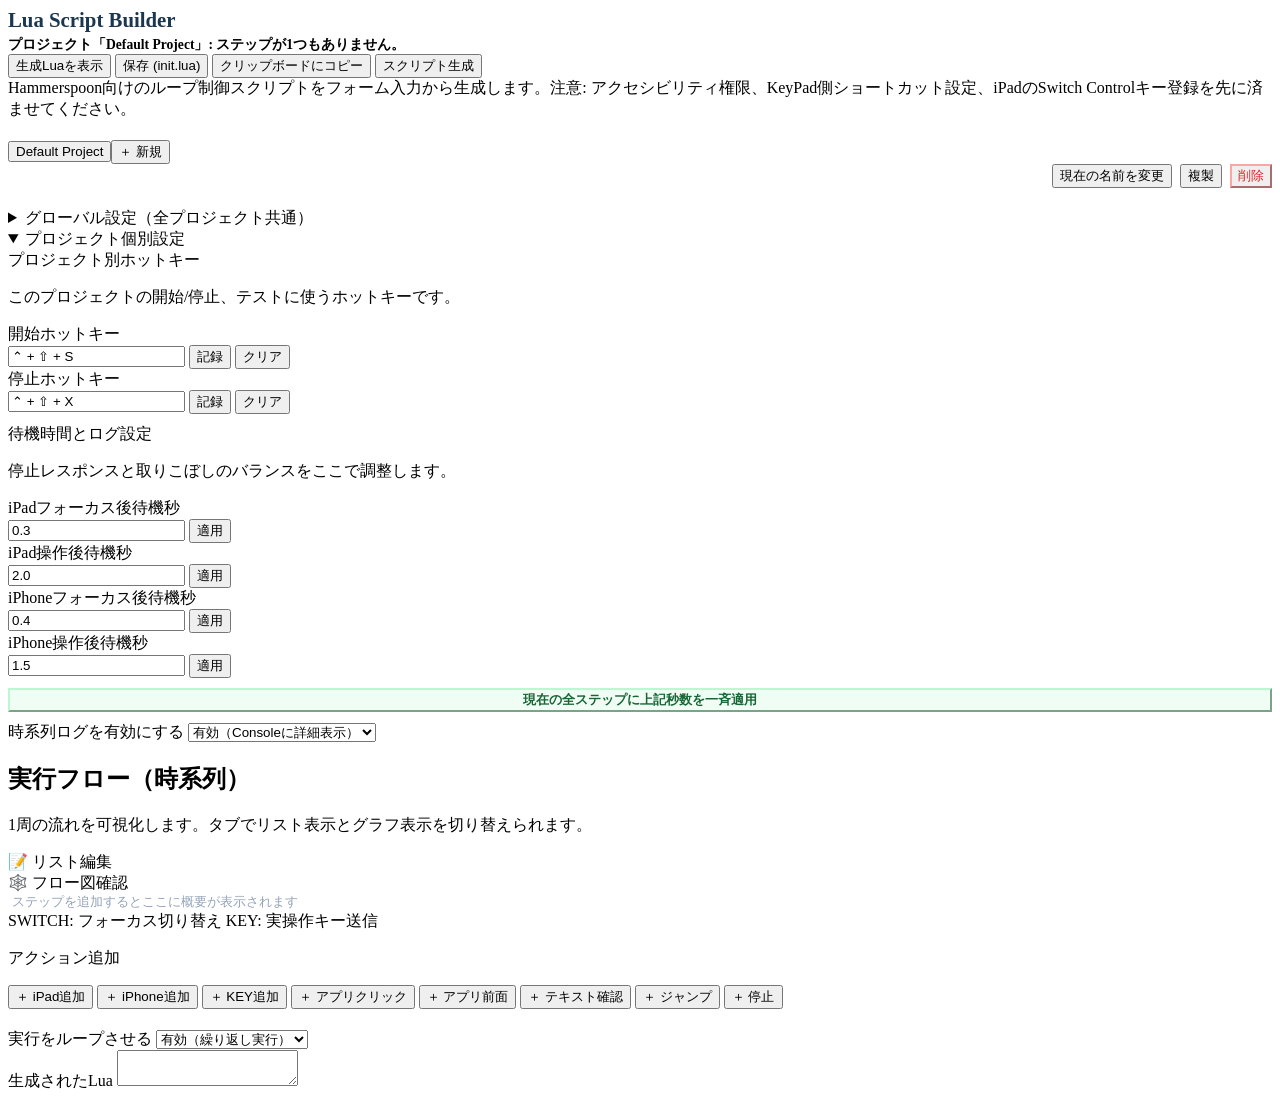
<file: original_body_extracted.html>
<body>
    <div class="sticky-header">
      <div>
        <h1
          style="
            margin: 0;
            font-size: 1.3rem;
            font-family: var(--font-heading);
            color: #1b3650;
          "
        >
          Lua Script Builder
        </h1>
        <div
          id="status"
          class="ok"
          style="
            margin-top: 4px;
            font-size: 0.85rem;
            font-weight: 600;
            color: var(--accent);
            min-height: 1.2em;
          "
        ></div>
      </div>
      <div class="actions" style="justify-content: flex-end; margin-top: 0">
        <button class="btn-ghost" id="btnToggleOutput">生成Luaを表示</button>
        <button class="btn-ghost" id="btnDownload">保存 (init.lua)</button>
        <button class="btn-sub" id="btnCopy">クリップボードにコピー</button>
        <button class="btn-main" id="btnGenerate">スクリプト生成</button>
      </div>
    </div>

    <div class="wrap">
      <p class="hint" style="margin-top: 0; margin-bottom: 20px">
        Hammerspoon向けのループ制御スクリプトをフォーム入力から生成します。注意:
        アクセシビリティ権限、KeyPad側ショートカット設定、iPadのSwitch
        Controlキー登録を先に済ませてください。
      </p>

      <div class="tabs-container" id="projectTabs"></div>
      <div
        style="
          display: flex;
          gap: 8px;
          justify-content: flex-end;
          margin-bottom: 20px;
        "
      >
        <button id="btnRenameProject" class="btn-ghost btn-small">
          現在の名前を変更
        </button>
        <button id="btnDuplicateProject" class="btn-ghost btn-small">
          複製
        </button>
        <button
          id="btnDeleteProject"
          class="btn-ghost btn-small"
          style="color: #dc2626; border-color: #fca5a5"
        >
          削除
        </button>
      </div>

      <details class="global-settings">
        <summary>グローバル設定（全プロジェクト共通）</summary>
        <div class="grid">
          <div class="row">
            <label for="ipadMoveHotkeyDisplay"
              >iPad切り替えショートカット</label
            >
            <div class="hotkey-controls">
              <input
                id="ipadMoveHotkeyDisplay"
                class="hotkey-display"
                readonly
              />
              <button
                type="button"
                class="btn-ghost record-btn"
                data-hotkey="ipadMove"
              >
                記録
              </button>
              <button
                type="button"
                class="btn-ghost clear-btn"
                data-hotkey="ipadMove"
              >
                クリア
              </button>
            </div>
          </div>
          <div class="row">
            <label for="iphoneMoveHotkeyDisplay"
              >iPhone切り替えショートカット</label
            >
            <div class="hotkey-controls">
              <input
                id="iphoneMoveHotkeyDisplay"
                class="hotkey-display"
                readonly
              />
              <button
                type="button"
                class="btn-ghost record-btn"
                data-hotkey="iphoneMove"
              >
                記録
              </button>
              <button
                type="button"
                class="btn-ghost clear-btn"
                data-hotkey="iphoneMove"
              >
                クリア
              </button>
            </div>
          </div>
          <div class="row">
            <label for="reloadHotkeyDisplay">再読込ホットキー</label>
            <div class="hotkey-controls">
              <input id="reloadHotkeyDisplay" class="hotkey-display" readonly />
              <button
                type="button"
                class="btn-ghost record-btn"
                data-hotkey="reload"
              >
                記録
              </button>
              <button
                type="button"
                class="btn-ghost clear-btn"
                data-hotkey="reload"
              >
                クリア
              </button>
            </div>
          </div>
          <div class="row">
            <label for="stopAllHotkeyDisplay">一括停止ホットキー</label>
            <div class="hotkey-controls">
              <input
                id="stopAllHotkeyDisplay"
                class="hotkey-display"
                readonly
              />
              <button
                type="button"
                class="btn-ghost record-btn"
                data-hotkey="stopAll"
              >
                記録
              </button>
              <button
                type="button"
                class="btn-ghost clear-btn"
                data-hotkey="stopAll"
              >
                クリア
              </button>
            </div>
          </div>
        </div>
      </details>

      <details class="global-settings" open>
        <summary>プロジェクト個別設定</summary>
        <div class="grid">
          <div class="span-2">
            <p class="section-title" style="margin-top: 0">
              プロジェクト別ホットキー
            </p>
            <p class="section-note">
              このプロジェクトの開始/停止、テストに使うホットキーです。
            </p>
          </div>

          <div class="row">
            <label for="startHotkeyDisplay">開始ホットキー</label>
            <div class="hotkey-controls">
              <input id="startHotkeyDisplay" class="hotkey-display" readonly />
              <button
                type="button"
                class="btn-ghost record-btn"
                data-hotkey="start"
              >
                記録
              </button>
              <button
                type="button"
                class="btn-ghost clear-btn"
                data-hotkey="start"
              >
                クリア
              </button>
            </div>
          </div>

          <div class="row">
            <label for="stopHotkeyDisplay">停止ホットキー</label>
            <div class="hotkey-controls">
              <input id="stopHotkeyDisplay" class="hotkey-display" readonly />
              <button
                type="button"
                class="btn-ghost record-btn"
                data-hotkey="stop"
              >
                記録
              </button>
              <button
                type="button"
                class="btn-ghost clear-btn"
                data-hotkey="stop"
              >
                クリア
              </button>
            </div>
          </div>

          <div class="span-2" style="margin-top: 10px">
            <p class="section-title" style="margin-top: 0">
              待機時間とログ設定
            </p>
            <p class="section-note">
              停止レスポンスと取りこぼしのバランスをここで調整します。
            </p>
          </div>

          <div class="row">
            <label for="settleIPad">iPadフォーカス後待機秒</label>
            <div class="input-with-btn">
              <input
                id="settleIPad"
                type="number"
                min="0"
                step="0.05"
                value="0.30"
              />
              <button
                type="button"
                class="btn-apply-small btn-apply-individual"
                data-type="settleIPad"
              >
                適用
              </button>
            </div>
          </div>

          <div class="row">
            <label for="waitIPad">iPad操作後待機秒</label>
            <div class="input-with-btn">
              <input
                id="waitIPad"
                type="number"
                min="0"
                step="0.1"
                value="2.00"
              />
              <button
                type="button"
                class="btn-apply-small btn-apply-individual"
                data-type="waitIPad"
              >
                適用
              </button>
            </div>
          </div>

          <div class="row">
            <label for="settleIPhone">iPhoneフォーカス後待機秒</label>
            <div class="input-with-btn">
              <input
                id="settleIPhone"
                type="number"
                min="0"
                step="0.05"
                value="0.40"
              />
              <button
                type="button"
                class="btn-apply-small btn-apply-individual"
                data-type="settleIPhone"
              >
                適用
              </button>
            </div>
          </div>

          <div class="row">
            <label for="waitIPhone">iPhone操作後待機秒</label>
            <div class="input-with-btn">
              <input
                id="waitIPhone"
                type="number"
                min="0"
                step="0.1"
                value="1.50"
              />
              <button
                type="button"
                class="btn-apply-small btn-apply-individual"
                data-type="waitIPhone"
              >
                適用
              </button>
            </div>
          </div>

          <div class="row span-2" style="margin: 10px 0">
            <button
              type="button"
              class="btn-ghost"
              id="btnApplyAllWait"
              style="
                background: #f0fdf4;
                border-color: #bbf7d0;
                color: #166534;
                font-weight: 700;
                width: 100%;
              "
            >
              現在の全ステップに上記秒数を一斉適用
            </button>
          </div>

          <div class="row span-2">
            <label for="enableTimelineLog">時系列ログを有効にする</label>
            <select id="enableTimelineLog">
              <option value="true" selected>有効（Consoleに詳細表示）</option>
              <option value="false">無効（最小表示）</option>
            </select>
          </div>
        </div>
      </details>

      <div class="main-columns">
        <section class="card">
          <h1>実行フロー（時系列）</h1>
          <p>
            1周の流れを可視化します。タブでリスト表示とグラフ表示を切り替えられます。
          </p>

          <div class="flow-tabs">
            <div class="flow-tab active" id="tabList">📝 リスト編集</div>
            <div class="flow-tab" id="tabGraph">🕸️ フロー図確認</div>
          </div>

          <div id="viewList">
            <div class="mini-flow-container" id="miniFlow"></div>
            <div class="flow-shell">
              <div class="flow-track" id="flowTrack"></div>
              <div class="flow-footer">
                <span class="flow-pill">SWITCH: フォーカス切り替え</span>
                <span class="flow-pill">KEY: 実操作キー送信</span>
              </div>
            </div>
          </div>

          <div id="viewGraph" style="display: none">
            <div id="mermaidContainer" class="mermaid"></div>
          </div>
        </section>

        <section class="card sticky-sidebar">
          <div class="grid">
            <div class="span-2">
              <p class="section-title">アクション追加</p>
              <div class="flow-actions" style="margin-bottom: 20px">
                <button type="button" class="flow-add-btn" id="btnFlowAddIPad">
                  ＋ iPad追加
                </button>
                <button
                  type="button"
                  class="flow-add-btn"
                  id="btnFlowAddIPhone"
                >
                  ＋ iPhone追加
                </button>
                <button type="button" class="flow-add-btn" id="btnFlowAddKey">
                  ＋ KEY追加
                </button>
                <button type="button" class="flow-add-btn" id="btnFlowAddClick">
                  ＋ アプリクリック
                </button>
                <button type="button" class="flow-add-btn" id="btnFlowAddFocus">
                  ＋ アプリ前面
                </button>
                <button type="button" class="flow-add-btn" id="btnFlowAddCheck">
                  ＋ テキスト確認
                </button>
                <button type="button" class="flow-add-btn" id="btnFlowAddJump">
                  ＋ ジャンプ
                </button>
                <button type="button" class="flow-add-btn" id="btnFlowAddStop">
                  ＋ 停止
                </button>
              </div>
            </div>

            <div class="row span-2">
              <label for="enableLoop">実行をループさせる</label>
              <select id="enableLoop">
                <option value="true" selected>有効（繰り返し実行）</option>
                <option value="false">無効（1回だけ実行）</option>
              </select>
            </div>
          </div>
        </section>
      </div>

      <section class="card output-card hidden" id="outputCard">
        <div class="row">
          <label for="output">生成されたLua</label>
          <textarea id="output" spellcheck="false"></textarea>
        </div>
      </section>
    </div>

    <script>
      try {
        mermaid.initialize({
          startOnLoad: false,
          theme: "default",
          securityLevel: "loose",
        });
      } catch (e) {
        console.warn("Mermaid.js is not loaded yet.", e);
      }
      function num(id, fallback) {
        const v = Number(document.getElementById(id).value);
        return Number.isFinite(v) ? v : fallback;
      }

      function txt(id, fallback) {
        const v = document.getElementById(id).value.trim();
        return v || fallback;
      }

      function luaString(s) {
        return s.replace(/\\/g, "\\\\").replace(/"/g, '\\"');
      }

      function escapeHtml(s) {
        return String(s)
          .replace(/&/g, "&amp;")
          .replace(/</g, "&lt;")
          .replace(/>/g, "&gt;")
          .replace(/"/g, "&quot;")
          .replace(/'/g, "&#39;");
      }

      const hotkeys = {
        ipadMove: { key: "a", mods: ["ctrl", "shift"] },
        iphoneMove: { key: "z", mods: ["ctrl", "shift"] },
        start: { key: "s", mods: ["ctrl", "shift"] },
        stop: { key: "x", mods: ["ctrl", "shift"] },
        reload: { key: "r", mods: ["ctrl", "shift"] },
        stopAll: { key: "q", mods: ["ctrl", "shift"] },
      };

      const hotkeyLabels = {
        ipadMove: "iPad切り替え",
        iphoneMove: "iPhone切り替え",
        start: "開始",
        stop: "停止",
        reload: "再読込",
        stopAll: "一括停止",
      };

      const hotkeyDisplayIds = {
        ipadMove: "ipadMoveHotkeyDisplay",
        iphoneMove: "iphoneMoveHotkeyDisplay",
        start: "startHotkeyDisplay",
        stop: "stopHotkeyDisplay",
        reload: "reloadHotkeyDisplay",
        stopAll: "stopAllHotkeyDisplay",
      };

      const NEW_STORAGE_KEY = "lua_builder_projects_v1";
      const OLD_STORAGE_KEY = "lua_builder_settings_v1";

      let projects = {};
      let activeProjectId = null;
      let selectedStepId = null;
      let selectedBranch = null;
      let globalSettings = {
        reloadHotkey: { key: "r", mods: ["ctrl", "shift"] },
        ipadMove: { key: "a", mods: ["ctrl", "shift"] },
        iphoneMove: { key: "z", mods: ["ctrl", "shift"] },
        stopAllHotkey: { key: "q", mods: ["ctrl", "shift"] },
      };

      function flushActiveProject() {
        if (!activeProjectId || !projects[activeProjectId]) return;
        projects[activeProjectId].hotkeys = {
          start: hotkeys.start,
          stop: hotkeys.stop,
        };
        projects[activeProjectId].flowSteps = [...flowSteps];
        projects[activeProjectId].stepIdSeq = stepIdSeq;
        projects[activeProjectId].templateStepIds = { ...templateStepIds };
        projects[activeProjectId].config = {
          settleIPad: document.getElementById("settleIPad").value,
          waitIPad: document.getElementById("waitIPad").value,
          settleIPhone: document.getElementById("settleIPhone").value,
          waitIPhone: document.getElementById("waitIPhone").value,
          enableTimelineLog: document.getElementById("enableTimelineLog").value,
          enableLoop: document.getElementById("enableLoop").value,
        };
      }

      function loadProjectState(projectId) {
        if (!projects[projectId]) return;
        activeProjectId = projectId;
        selectedStepId = null;
        selectedBranch = null;
        const p = projects[projectId];

        if (p.hotkeys) {
          Object.keys(p.hotkeys).forEach((k) => {
            if (k !== "ipadMove" && k !== "iphoneMove" && k !== "reload") {
              hotkeys[k] = p.hotkeys[k];
            }
          });
        }
        flowSteps = p.flowSteps || [];
        stepIdSeq = p.stepIdSeq || 1;
        templateStepIds = p.templateStepIds || {};

        if (p.config) {
          const c = p.config;
          if (c.settleIPad)
            document.getElementById("settleIPad").value = c.settleIPad;
          if (c.waitIPad)
            document.getElementById("waitIPad").value = c.waitIPad;
          if (c.settleIPhone)
            document.getElementById("settleIPhone").value = c.settleIPhone;
          if (c.waitIPhone)
            document.getElementById("waitIPhone").value = c.waitIPhone;
          if (c.enableTimelineLog)
            document.getElementById("enableTimelineLog").value =
              c.enableTimelineLog;
          if (c.enableLoop)
            document.getElementById("enableLoop").value = c.enableLoop;
        }

        refreshFlowViews();
        renderHotkeys();
        updateProjectTabs();
      }

      function updateProjectTabs() {
        const container = document.getElementById("projectTabs");
        if (!container) return;
        container.innerHTML = "";
        Object.values(projects).forEach((p) => {
          const btn = document.createElement("button");
          btn.className = "tab";
          if (p.id === activeProjectId) btn.classList.add("active");
          btn.textContent = p.name;
          btn.addEventListener("click", () => {
            if (p.id === activeProjectId) return;
            flushActiveProject();
            loadProjectState(p.id);
            saveToStorage();
          });
          container.appendChild(btn);
        });
        const addBtn = document.createElement("button");
        addBtn.className = "tab tab-add";
        addBtn.textContent = "＋ 新規";
        addBtn.addEventListener("click", () => {
          const name = prompt(
            "新しいプロジェクト名を入力してください",
            "New Project",
          );
          if (name) {
            createNewProject(name);
          }
        });
        container.appendChild(addBtn);
      }

      function createNewProject(name) {
        const id = "proj-" + Date.now();
        projects[id] = {
          id,
          name: name || "New Project",
          hotkeys: {
            ipadMove: { key: "a", mods: ["ctrl", "shift"] },
            iphoneMove: { key: "z", mods: ["ctrl", "shift"] },
            start: { key: "s", mods: ["ctrl", "shift"] },
            stop: { key: "x", mods: ["ctrl", "shift"] },
          },
          flowSteps: [],
          stepIdSeq: 1,
          templateStepIds: {},
          config: {
            settleIPad: "0.30",
            waitIPad: "2.00",
            settleIPhone: "0.40",
            waitIPhone: "1.50",
            enableTimelineLog: "true",
            enableLoop: "true",
          },
        };
        loadProjectState(id);
        saveToStorage();
      }

      function saveToStorage() {
        flushActiveProject();
        globalSettings.reloadHotkey = hotkeys.reload;
        globalSettings.ipadMove = hotkeys.ipadMove;
        globalSettings.iphoneMove = hotkeys.iphoneMove;
        globalSettings.stopAllHotkey = hotkeys.stopAll;
        const data = {
          activeProjectId,
          projects,
          globalSettings,
        };
        localStorage.setItem(NEW_STORAGE_KEY, JSON.stringify(data));
      }

      function loadFromStorage() {
        const newJson = localStorage.getItem(NEW_STORAGE_KEY);
        if (newJson) {
          try {
            const data = JSON.parse(newJson);
            projects = data.projects || {};
            activeProjectId = data.activeProjectId;
            if (data.globalSettings) {
              if (data.globalSettings.reloadHotkey) {
                globalSettings.reloadHotkey = data.globalSettings.reloadHotkey;
                hotkeys.reload = globalSettings.reloadHotkey;
              }
              if (data.globalSettings.ipadMove) {
                globalSettings.ipadMove = data.globalSettings.ipadMove;
                hotkeys.ipadMove = globalSettings.ipadMove;
              }
              if (data.globalSettings.iphoneMove) {
                globalSettings.iphoneMove = data.globalSettings.iphoneMove;
                hotkeys.iphoneMove = globalSettings.iphoneMove;
              }
              if (data.globalSettings.stopAllHotkey) {
                globalSettings.stopAllHotkey =
                  data.globalSettings.stopAllHotkey;
                hotkeys.stopAll = globalSettings.stopAllHotkey;
              }
            }
            if (activeProjectId && projects[activeProjectId]) {
              loadProjectState(activeProjectId);
            } else {
              const firstKey = Object.keys(projects)[0];
              if (firstKey) loadProjectState(firstKey);
            }
            return true;
          } catch (e) {
            console.error("Failed to load new storage format", e);
          }
        }

        // Fallback/Migration from old storage
        const oldJson = localStorage.getItem(OLD_STORAGE_KEY);
        if (oldJson) {
          try {
            const oldData = JSON.parse(oldJson);
            const defaultId = "proj-" + Date.now();
            projects[defaultId] = {
              id: defaultId,
              name: "Default Project",
              hotkeys: oldData.hotkeys || {},
              flowSteps: oldData.flowSteps || [],
              config: oldData.config || {},
              stepIdSeq: oldData.stepIdSeq || 1,
              templateStepIds: oldData.templateStepIds || {},
            };
            if (oldData.hotkeys) {
              if (oldData.hotkeys.reload) {
                globalSettings.reloadHotkey = oldData.hotkeys.reload;
                hotkeys.reload = oldData.hotkeys.reload;
              }
              if (oldData.hotkeys.ipadMove) {
                globalSettings.ipadMove = oldData.hotkeys.ipadMove;
                hotkeys.ipadMove = oldData.hotkeys.ipadMove;
              }
              if (oldData.hotkeys.iphoneMove) {
                globalSettings.iphoneMove = oldData.hotkeys.iphoneMove;
                hotkeys.iphoneMove = oldData.hotkeys.iphoneMove;
              }
            }
            activeProjectId = defaultId;
            loadProjectState(defaultId);
            saveToStorage();
            return true;
          } catch (e) {
            console.error("Failed to migrate from old storage", e);
          }
        }
        return false;
      }

      let recordingTarget = null;
      let recordingStepId = null;
      let stepIdSeq = 1;
      let flowSteps = [];
      let templateStepIds = {};

      function nextStepId() {
        const id = stepIdSeq;
        stepIdSeq += 1;
        return id;
      }

      function defaultTitleByKind(kind) {
        if (kind === "move") return "切り替えショートカット送信";
        if (kind === "click") return "アプリの座標クリック";
        if (kind === "focus") return "アプリを前面に出す";
        if (kind === "check") return "画面テキスト確認";
        if (kind === "stop") return "実行停止";
        return "キー送信";
      }

      function defaultWaitSecondsForIndex(index) {
        return index % 2 === 0 ? 0.3 : 0.4;
      }

      // 旧CHECKフォーマット(ifFoundAction等)からブランチ配列へのマイグレーション
      function migrateLegacyAction(action, targetId) {
        if (action === "stop") {
          return [
            {
              id: nextStepId(),
              kind: "stop",
              title: "実行停止",
              phase: "Custom",
              waitAfter: 0.25,
            },
          ];
        }
        if (action === "jump" && targetId) {
          return [
            {
              id: nextStepId(),
              kind: "jump",
              title: "ジャンプ",
              phase: "Custom",
              targetId: Number(targetId),
              waitAfter: 0.25,
            },
          ];
        }
        // "continue" の場合は空配列（次のステップへ進む）
        return [];
      }

      function normalizeWaitAfter(value, fallback) {
        const numValue = Number(value);
        if (Number.isFinite(numValue) && numValue >= 0) return numValue;
        return fallback;
      }

      function normalizeStep(step) {
        const s = {
          id: step.id,
          kind: step.kind,
          phase: (step.phase || "Custom").trim() || "Custom",
          title:
            (step.title || defaultTitleByKind(step.kind)).trim() ||
            defaultTitleByKind(step.kind),
        };

        if (s.kind === "move") {
          s.moveHotkey = step.moveHotkey || "ipadMove";
        } else if (s.kind === "click") {
          s.appName = (step.appName || "EX Master").trim();
          s.x = Number.isFinite(Number(step.x)) ? Number(step.x) : 0;
          s.y = Number.isFinite(Number(step.y)) ? Number(step.y) : 0;
          s.settleBefore = Number.isFinite(Number(step.settleBefore))
            ? Number(step.settleBefore)
            : 0.5;
        } else if (s.kind === "focus") {
          s.appName = (step.appName || "EX Master").trim();
        } else if (s.kind === "check") {
          s.text = (step.text || "アムネディア降臨！！").trim();
          s.okWaitBefore = normalizeWaitAfter(step.okWaitBefore, 0.5);
          s.ngWaitBefore = normalizeWaitAfter(step.ngWaitBefore, 0.5);
          s.okWaitAfter = normalizeWaitAfter(step.okWaitAfter, 0.5);
          s.ngWaitAfter = normalizeWaitAfter(step.ngWaitAfter, 0.5);
          // ブランチ方式: OK/NGそれぞれのステップ配列
          s.okBranch = Array.isArray(step.okBranch)
            ? step.okBranch.map((bs) => normalizeStep(bs))
            : [];
          s.ngBranch = Array.isArray(step.ngBranch)
            ? step.ngBranch.map((bs) => normalizeStep(bs))
            : [];
          // 旧フォーマットからのマイグレーション
          if (!Array.isArray(step.okBranch) && step.ifFoundAction) {
            s.okBranch = migrateLegacyAction(
              step.ifFoundAction,
              step.ifFoundTargetId,
            );
          }
          if (!Array.isArray(step.ngBranch) && step.ifNotFoundAction) {
            s.ngBranch = migrateLegacyAction(
              step.ifNotFoundAction,
              step.ifNotFoundTargetId,
            );
          }
        } else if (s.kind === "jump") {
          s.targetId = step.targetId ? Number(step.targetId) : null;
        } else if (s.kind === "stop") {
          // No extra fields
        } else {
          s.kind = "key";
          s.key = (step.key || "space").trim().toLowerCase() || "space";
        }
        s.waitAfter = normalizeWaitAfter(step.waitAfter, 0.25);
        return s;
      }

      function createDefaultSteps() {
        const created = [
          normalizeStep({
            id: nextStepId(),
            kind: "move",
            phase: "iPad",
            title: "iPadへ切り替え",
            moveHotkey: "ipadMove",
            waitAfter: num("settleIPad", 0.3),
          }),
          normalizeStep({
            id: nextStepId(),
            kind: "key",
            phase: "iPad",
            title: "iPadキー送信",
            key: "1",
            waitAfter: num("waitIPad", 2.0),
          }),
          normalizeStep({
            id: nextStepId(),
            kind: "move",
            phase: "iPhone",
            title: "iPhoneへ切り替え",
            moveHotkey: "iphoneMove",
            waitAfter: num("settleIPhone", 0.4),
          }),
          normalizeStep({
            id: nextStepId(),
            kind: "key",
            phase: "iPhone",
            title: "iPhoneキー送信",
            key: "2",
            waitAfter: num("waitIPhone", 1.5),
          }),
        ];

        templateStepIds = {
          settleIPad: created[0].id,
          waitIPad: created[1].id,
          settleIPhone: created[2].id,
          waitIPhone: created[3].id,
        };

        return created;
      }

      // ブランチ内も再帰的に検索する
      function findStepById(stepId, steps) {
        const list = steps || flowSteps;
        for (const step of list) {
          if (step.id === stepId) return step;
          if (step.kind === "check") {
            if (step.okBranch) {
              const found = findStepById(stepId, step.okBranch);
              if (found) return found;
            }
            if (step.ngBranch) {
              const found = findStepById(stepId, step.ngBranch);
              if (found) return found;
            }
          }
        }
        return null;
      }

      function syncWaitInputsToSteps() {
        const settleIPadStep = findStepById(templateStepIds.settleIPad);
        const waitIPadStep = findStepById(templateStepIds.waitIPad);
        const settleIPhoneStep = findStepById(templateStepIds.settleIPhone);
        const waitIPhoneStep = findStepById(templateStepIds.waitIPhone);

        if (settleIPadStep) settleIPadStep.waitAfter = num("settleIPad", 0.3);
        if (waitIPadStep) waitIPadStep.waitAfter = num("waitIPad", 2.0);
        if (settleIPhoneStep)
          settleIPhoneStep.waitAfter = num("settleIPhone", 0.4);
        if (waitIPhoneStep) waitIPhoneStep.waitAfter = num("waitIPhone", 1.5);
      }

      function stepMeta(step) {
        if (step.kind === "move") return "接続ステップ";
        return "実行ステップ";
      }

      function stepValueText(step) {
        if (step.kind === "move") {
          const hk = hotkeys[step.moveHotkey] || { key: "", mods: [] };
          const label = hotkeyLabels[step.moveHotkey] || "未設定";
          return `${label}: ${hotkeyToDisplay(hk)}`;
        }
        if (step.kind === "click") {
          return `${step.appName} (x:${step.x}, y:${step.y})`;
        }
        if (step.kind === "focus") {
          return step.appName;
        }
        if (step.kind === "check") {
          return step.text;
        }
        return step.key;
      }

      function modsToLua(mods) {
        if (mods.length === 0) {
          return "{}";
        }
        return "{" + mods.map((m) => `\"${m}\"`).join(", ") + "}";
      }

      function modsToDisplay(mods) {
        const map = { ctrl: "⌃", alt: "⌥", cmd: "⌘", shift: "⇧" };
        return mods.map((m) => map[m] || m);
      }

      function keyToDisplay(key) {
        const map = {
          return: "Enter",
          escape: "Esc",
          space: "Space",
          delete: "Backspace",
          tab: "Tab",
          up: "ArrowUp",
          down: "ArrowDown",
          left: "ArrowLeft",
          right: "ArrowRight",
        };
        if (map[key]) return map[key];
        if (/^f\d+$/i.test(key)) return key.toUpperCase();
        return key.length === 1 ? key.toUpperCase() : key;
      }

      function hotkeyToDisplay(hk) {
        const parts = modsToDisplay(hk.mods);
        parts.push(keyToDisplay(hk.key));
        return parts.join(" + ");
      }

      function renderHotkeys() {
        Object.keys(hotkeys).forEach((name) => {
          const input = document.getElementById(hotkeyDisplayIds[name]);
          if (input) {
            input.value = hotkeyToDisplay(hotkeys[name]);
          }
        });

        document.querySelectorAll(".record-btn").forEach((btn) => {
          const target = btn.dataset.hotkey;
          btn.classList.toggle("recording", recordingTarget === target);
          btn.textContent = recordingTarget === target ? "入力待ち" : "記録";
        });
      }

      function normalizeKey(event) {
        const keyMap = {
          " ": "space",
          Enter: "return",
          Escape: "escape",
          Backspace: "delete",
          Tab: "tab",
          ArrowUp: "up",
          ArrowDown: "down",
          ArrowLeft: "left",
          ArrowRight: "right",
        };

        if (keyMap[event.key]) {
          return keyMap[event.key];
        }

        if (/^F\d{1,2}$/i.test(event.key)) {
          return event.key.toLowerCase();
        }

        if (event.key.length === 1) {
          return event.key.toLowerCase();
        }

        return null;
      }

      function captureHotkey(event) {
        if (!recordingTarget && !recordingStepId) return;

        event.preventDefault();
        event.stopPropagation();

        const isModifierOnly = ["Shift", "Control", "Alt", "Meta"].includes(
          event.key,
        );
        if (isModifierOnly) return;

        const key = normalizeKey(event);
        if (!key) {
          setStatus("未対応のキーです。別のキーで試してください");
          return;
        }

        if (recordingTarget) {
          const mods = [];
          if (event.ctrlKey) mods.push("ctrl");
          if (event.altKey) mods.push("alt");
          if (event.metaKey) mods.push("cmd");
          if (event.shiftKey) mods.push("shift");

          hotkeys[recordingTarget] = { key, mods };
          setStatus(hotkeyLabels[recordingTarget] + "ホットキーを更新しました");
          recordingTarget = null;
          renderHotkeys();
          saveToStorage();
        } else if (recordingStepId) {
          const id = recordingStepId;
          recordingStepId = null;
          updateStepField(id, "key", key);
          setStatus("ステップのキーを更新しました: " + keyToDisplay(key));
        }
      }

      function ensureHotkey(name) {
        const hk = hotkeys[name];
        return hk && typeof hk.key === "string" && hk.key.length > 0;
      }

      function generateLua() {
        flushActiveProject();

        if (Object.keys(projects).length === 0) {
          throw new Error("プロジェクトがありません。");
        }

        if (!globalSettings.reloadHotkey || !globalSettings.reloadHotkey.key) {
          throw new Error("再読込ホットキーが未設定です。");
        }

        const reloadModsLua = modsToLua(globalSettings.reloadHotkey.mods);
        const reloadKeyLua = luaString(globalSettings.reloadHotkey.key);
        const stopAllModsLua = modsToLua(globalSettings.stopAllHotkey.mods);
        const stopAllKeyLua = luaString(globalSettings.stopAllHotkey.key);

        let lua = `-- ==========================================
-- 共通ライブラリ・ファクトリ関数
-- ==========================================
local function nowTimestamp()
  local t = hs.timer.secondsSinceEpoch()
  local sec = math.floor(t)
  local ms = math.floor((t - sec) * 1000)
  return os.date("%H:%M:%S", sec) .. string.format(".%03d", ms)
end

local function logStep(enableTimelineLog, cycleCount, step, detail)
  if not enableTimelineLog then return end
  local msg = string.format("%s | cycle=%d | %s", nowTimestamp(), cycleCount, step)
  if detail and detail ~= "" then
    msg = msg .. " | " .. detail
  end
  print(msg)
end

local function createSequence(config)
  local running = false
  local cycleCount = 0

  local stepIdToIndex = {}
  local labelToIndex = {}
  for i, s in ipairs(config.steps) do
    stepIdToIndex[s.id] = i
  end

  -- ブランチ内のステップを逐次実行するヘルパー
  local executeBranch
  local function executeSingleStep(bStep, onDone)
    if not running then return end
    logStep(config.enableTimelineLog, cycleCount, "BRANCH_STEP", string.format("type=%s label=%s", bStep.type, bStep.label))
    if bStep.type == "stop" then
      running = false
      hs.alert.show(string.format("[%s] 【停止】ブランチ内STOP", config.name), 5)
      return
    elseif bStep.type == "jump" then
      local nextIdx = nil
      if bStep.targetId then nextIdx = stepIdToIndex[bStep.targetId] end
      if nextIdx then
        logStep(config.enableTimelineLog, cycleCount, "BRANCH_JUMP", "to index=" .. nextIdx)
        -- ブランチを中断してメインフローの指定位置へ
        onDone(nextIdx)
      else
        onDone(nil)
      end
      return
    elseif bStep.type == "check" then
        local branch = {}
        local waitBefore = 0.5
        local waitAfter = 0.5
        if exitCode == 0 and stdOut and string.find(stdOut, bStep.text, 1, true) then
          logStep(config.enableTimelineLog, cycleCount, "CHECK_MATCH", bStep.text)
          branch = bStep.okBranch or {}
          waitBefore = bStep.okWaitBefore or 0.5
          waitAfter = bStep.okWaitAfter or 0.5
        else
          logStep(config.enableTimelineLog, cycleCount, "CHECK_NO_MATCH", bStep.text)
          branch = bStep.ngBranch or {}
          waitBefore = bStep.ngWaitBefore or 0.5
          waitAfter = bStep.ngWaitAfter or 0.5
        end
        logStep(config.enableTimelineLog, cycleCount, "BRANCH_WAIT_START", string.format("%.2fs", waitBefore))
        config._timer = hs.timer.doAfter(waitBefore, function()
          config._timer = nil
          executeBranch(branch, function(jumpIdx)
            logStep(config.enableTimelineLog, cycleCount, "BRANCH_WAIT_END", string.format("%.2fs", waitAfter))
            config._timer = hs.timer.doAfter(waitAfter, function()
              config._timer = nil
              -- CHECKステップ全体の待機
              local waitTotalAfter = bStep.waitAfter or 0.25
              config._timer = hs.timer.doAfter(waitTotalAfter, function()
                config._timer = nil
                onDone(jumpIdx)
              end)
            end)
          end)
        end)
      end, {"run", "GetScreenText"})
      task:start()
      return
    elseif bStep.type == "move" then
      hs.eventtap.keyStroke(bStep.mods or {}, bStep.key, 0)
    elseif bStep.type == "click" then
      local app = hs.application.find(bStep.appName)
      if not app then hs.application.launchOrFocus(bStep.appName) end
      -- クリックは簡易実装（ブランチ内）
      config._timer = hs.timer.doAfter(bStep.settleBefore or 0.5, function()
        if not running then return end
        local ca = hs.application.find(bStep.appName)
        if ca then
          ca:activate()
          local win = ca:mainWindow()
          if win then
            local f = win:frame()
            local orig = hs.mouse.absolutePosition()
            hs.eventtap.leftClick({x = f.x + bStep.x, y = f.y + bStep.y})
            hs.timer.usleep(10000)
            hs.mouse.absolutePosition(orig)
          end
        end
        local wait = bStep.waitAfter or 0.25
        config._timer = hs.timer.doAfter(wait, function() config._timer = nil; onDone(nil) end)
      end)
      return
    elseif bStep.type == "focus" then
      hs.application.launchOrFocus(bStep.appName)
    elseif bStep.type == "wait" or bStep.type == "label" then
      -- 廃止済み
    else
      hs.eventtap.keyStroke({}, bStep.key or "space", 0)
    end
    -- 待機後に次のステップへ
    local wait = bStep.waitAfter or 0.25
    config._timer = hs.timer.doAfter(wait, function()
      config._timer = nil
      if not running then return end
      onDone(nil)
    end)
  end

  executeBranch = function(branchSteps, onAllDone)
    if #branchSteps == 0 then
      onAllDone(nil)
      return
    end
    local function runNext(bi)
      if not running then return end
      if bi > #branchSteps then
        onAllDone(nil)
        return
      end
      executeSingleStep(branchSteps[bi], function(jumpIdx)
        if jumpIdx then
          -- ブランチ内のJUMPがメインフローへのジャンプを指示
          onAllDone(jumpIdx)
        else
          runNext(bi + 1)
        end
      end)
    end
    runNext(1)
  end

  local function runCycle()
    if not running then
      logStep(config.enableTimelineLog, cycleCount, "STOP_DETECTED", "cycle entry")
      return
    end

    cycleCount = cycleCount + 1
    logStep(config.enableTimelineLog, cycleCount, "CYCLE_BEGIN", "started (" .. config.name .. ")")

    local function runStep(index)
      if not running then return end
      if index > #config.steps then
        logStep(config.enableTimelineLog, cycleCount, "CYCLE_END", "completed")
        if config.enableLoop then
          runCycle()
        else
          running = false
          hs.alert.show("[" .. config.name .. "] Sequence complete")
        end
        return
      end

      local step = config.steps[index]
      logStep(config.enableTimelineLog, cycleCount, "STEP_BEGIN", string.format("id=%d type=%s label=%s", step.id, step.type, step.label))

      local function continueAfterAction(nextIndex)
        logStep(config.enableTimelineLog, cycleCount, "STEP_END", step.type)

        local waitSeconds = step.waitAfter or 0.25
        logStep(config.enableTimelineLog, cycleCount, "WAIT_START", string.format("%s %.2fs", step.label, waitSeconds))
        
        -- タイマーを保持してGCを防ぐ
        local function timerCallback()
          config._timer = nil
          if not running then
            logStep(config.enableTimelineLog, cycleCount, "STOP_DETECTED", "after wait " .. step.label)
            return
          end
          logStep(config.enableTimelineLog, cycleCount, "WAIT_END", step.label)
          
          local targetIndex = nextIndex or (index + 1)
          if targetIndex <= #config.steps then
            runStep(targetIndex)
          else
            logStep(config.enableTimelineLog, cycleCount, "CYCLE_END", "completed")
            if config.enableLoop then
              runCycle()
            else
              running = false
              hs.alert.show("[" .. config.name .. "] Sequence complete")
            end
          end
        end

        if waitSeconds > 3.0 then
          -- 長い待機の場合は生存確認ログを出す
          local remaining = waitSeconds
          local function heartbeat()
            if not running then return end
            if remaining <= 5.0 then
              config._timer = hs.timer.doAfter(remaining, timerCallback)
            else
              logStep(config.enableTimelineLog, cycleCount, "WAITING...", string.format("%s: remaining %.2fs", step.label, remaining))
              remaining = remaining - 5.0
              config._timer = hs.timer.doAfter(5.0, heartbeat)
            end
          end
          heartbeat()
        else
          config._timer = hs.timer.doAfter(waitSeconds, timerCallback)
        end
      end

      local function handleStepResult(action, targetId)
        if action == "stop" then
          running = false
          hs.alert.show(string.format("[%s] 【停止】アクションにより停止しました: %s", config.name, step.label), 5)
          logStep(config.enableTimelineLog, cycleCount, "STEP_STOP_ACTION", step.label)
        elseif action == "jump" and targetId then
          local nextIdx = stepIdToIndex[targetId]
          if nextIdx then
            logStep(config.enableTimelineLog, cycleCount, "STEP_JUMP", string.format("to id=%d index=%d", targetId, nextIdx))
            continueAfterAction(nextIdx)
          else
            logStep(config.enableTimelineLog, cycleCount, "ERROR", "Jump target not found: " .. targetId)
            continueAfterAction()
          end
        else
          continueAfterAction()
        end
      end

      if step.type == "check" then
        logStep(config.enableTimelineLog, cycleCount, "CHECK_START", step.text)
        local task = hs.task.new("/usr/bin/shortcuts", function(exitCode, stdOut, stdErr)
          if not running then return end
          local branch = {}
          local waitBefore = 0.5
          local waitAfter = 0.5
          if exitCode == 0 and stdOut and string.find(stdOut, step.text, 1, true) then
            logStep(config.enableTimelineLog, cycleCount, "CHECK_MATCH", step.text)
            branch = step.okBranch or {}
            waitBefore = step.okWaitBefore or 0.5
            waitAfter = step.okWaitAfter or 0.5
          else
            logStep(config.enableTimelineLog, cycleCount, "CHECK_NO_MATCH", step.text)
            branch = step.ngBranch or {}
            waitBefore = step.ngWaitBefore or 0.5
            waitAfter = step.ngWaitAfter or 0.5
          end
          logStep(config.enableTimelineLog, cycleCount, "BRANCH_WAIT_START", string.format("%.2fs", waitBefore))
          config._timer = hs.timer.doAfter(waitBefore, function()
            config._timer = nil
            executeBranch(branch, function(jumpIdx)
              logStep(config.enableTimelineLog, cycleCount, "BRANCH_WAIT_END", string.format("%.2fs", waitAfter))
              config._timer = hs.timer.doAfter(waitAfter, function()
                config._timer = nil
                if jumpIdx then
                  continueAfterAction(jumpIdx)
                else
                  continueAfterAction()
                end
              end)
            end)
          end)
        end, {"run", "GetScreenText"})
        task:start()
      elseif step.type == "wait" or step.type == "label" then
        continueAfterAction()
      elseif step.type == "jump" then
        local nextIdx = nil
        if step.targetId then
          nextIdx = stepIdToIndex[step.targetId]
        end
        
        if nextIdx then
          logStep(config.enableTimelineLog, cycleCount, "STEP_JUMP", string.format("to index=%d", nextIdx))
          continueAfterAction(nextIdx)
        else
          logStep(config.enableTimelineLog, cycleCount, "ERROR", "Jump target not found: " .. (step.targetId or "nil"))
          continueAfterAction()
        end
      elseif step.type == "stop" then
        running = false
        hs.alert.show(string.format("[%s] 【停止】STOPステップにより終了しました", config.name), 5)
        logStep(config.enableTimelineLog, cycleCount, "STEP_STOP", step.label)
      elseif step.type == "move" then
        hs.eventtap.keyStroke(step.mods, step.key, 0)
        continueAfterAction()
      elseif step.type == "click" then
        logStep(config.enableTimelineLog, cycleCount, "CLICK_SETUP", step.appName)
        local app = hs.application.find(step.appName)
        if not app then
          hs.application.launchOrFocus(step.appName)
        end
        hs.timer.doAfter(step.settleBefore or 0.5, function()
          if not running then return end
          local currentApp = hs.application.find(step.appName)
          if currentApp then
            currentApp:activate()
            local win = currentApp:mainWindow()
            if win then
              local frame = win:frame()
              local targetX = frame.x + step.x
              local targetY = frame.y + step.y
              
              -- 現在のマウス座標を保存
              local originalMousePos = hs.mouse.absolutePosition()
              
              -- クリック実行
              hs.eventtap.leftClick({x = targetX, y = targetY})
              
              -- OSがクリックを認識するまでごくわずかに待機 (10ミリ秒) して元の位置に戻す
              hs.timer.usleep(10000)
              hs.mouse.absolutePosition(originalMousePos)
              
              logStep(config.enableTimelineLog, cycleCount, "CLICK_EXEC", string.format("x=%d y=%d", math.floor(targetX), math.floor(targetY)))
            else
              logStep(config.enableTimelineLog, cycleCount, "ERROR", "No main window for " .. step.appName)
            end
          else
            logStep(config.enableTimelineLog, cycleCount, "ERROR", "App not found: " .. step.appName)
          end
          continueAfterAction()
        end)
      elseif step.type == "focus" then
        logStep(config.enableTimelineLog, cycleCount, "FOCUS_APP", step.appName)
        hs.application.launchOrFocus(step.appName)
        continueAfterAction()
      else
        hs.eventtap.keyStroke({}, step.key, 0)
        continueAfterAction()
      end
    end

    runStep(1)
  end

  local function startLoop()
    if running then
      hs.alert.show("[" .. config.name .. "] Loop already running")
      return
    end
    cycleCount = 0
    running = true
    logStep(config.enableTimelineLog, cycleCount, "LOOP_START", "requested")
    hs.alert.show("[" .. config.name .. "] Loop start")
    runCycle()
  end

  local function stopLoop()
    if not running then
      hs.alert.show("[" .. config.name .. "] Loop already stopped")
      return
    end
    running = false
    logStep(config.enableTimelineLog, cycleCount, "LOOP_STOP", "requested")
    hs.alert.show("[" .. config.name .. "] Loop stop")
  end

  return {
    start = startLoop,
    stop = stopLoop
  }
end

local all_sequences = {}


-- ==========================================
-- プロジェクト別設定とバインディング
-- ==========================================
`;

        let hasErrors = false;
        let errorMsgs = [];

        Object.values(projects).forEach((p, index) => {
          if (!p.hotkeys || !p.hotkeys.start || !p.hotkeys.start.key) {
            errorMsgs.push(
              `プロジェクト「${p.name}」: 開始ホットキーが未設定です。`,
            );
            hasErrors = true;
            return;
          }
          if (!p.hotkeys.stop || !p.hotkeys.stop.key) {
            errorMsgs.push(
              `プロジェクト「${p.name}」: 停止ホットキーが未設定です。`,
            );
            hasErrors = true;
            return;
          }

          if (!p.flowSteps || p.flowSteps.length === 0) {
            errorMsgs.push(
              `プロジェクト「${p.name}」: ステップが1つもありません。`,
            );
            hasErrors = true;
            return;
          }

          const normalizedSteps = p.flowSteps.map((step) =>
            normalizeStep(step),
          );

          let stepsLua = "";
          try {
            stepsLua = normalizedSteps
              .map((step) => {
                if (step.kind === "move") {
                  const hk = globalSettings[step.moveHotkey];
                  if (!hk || !hk.key) {
                    throw new Error(
                      `SWITCHステップで使用するホットキーが未設定です: ${step.title}`,
                    );
                  }
                  return `    { id = ${step.id}, type = "move", label = "${luaString(step.title)}", mods = ${modsToLua(hk.mods)}, key = "${luaString(hk.key)}", waitAfter = ${normalizeWaitAfter(step.waitAfter, 0.25).toFixed(2)} },`;
                }
                if (step.kind === "click") {
                  if (!step.appName || !step.appName.trim()) {
                    throw new Error(
                      `CLICKステップのアプリ名が未設定です: ${step.title}`,
                    );
                  }
                  return `    { id = ${step.id}, type = "click", label = "${luaString(step.title)}", appName = "${luaString(step.appName)}", x = ${step.x}, y = ${step.y}, settleBefore = ${step.settleBefore.toFixed(2)}, waitAfter = ${normalizeWaitAfter(step.waitAfter, 0.25).toFixed(2)} },`;
                }
                if (step.kind === "focus") {
                  if (!step.appName || !step.appName.trim()) {
                    throw new Error(
                      `FOCUSステップのアプリ名が未設定です: ${step.title}`,
                    );
                  }
                  return `    { id = ${step.id}, type = "focus", label = "${luaString(step.title)}", appName = "${luaString(step.appName)}", waitAfter = ${normalizeWaitAfter(step.waitAfter, 0.25).toFixed(2)} },`;
                }
                if (step.kind === "check") {
                  if (!step.text || !step.text.trim()) {
                    throw new Error(
                      `CHECKステップの検知文字が未設定です: ${step.title}`,
                    );
                  }
                  const branchToLua = (branch) => {
                    if (!branch || branch.length === 0) return "{}";
                    const items = branch.map((bs) => {
                      const ns = normalizeStep(bs);
                      let fld = `id = ${ns.id}, type = "${ns.kind}", label = "${luaString(ns.title)}"`;
                      if (ns.kind === "key") {
                        fld += `, key = "${luaString(ns.key)}"`;
                      } else if (ns.kind === "move") {
                        const hk = globalSettings[ns.moveHotkey];
                        if (hk)
                          fld += `, mods = ${modsToLua(hk.mods)}, key = "${luaString(hk.key)}"`;
                      } else if (ns.kind === "click") {
                        fld += `, appName = "${luaString(ns.appName)}", x = ${ns.x}, y = ${ns.y}, settleBefore = ${(ns.settleBefore || 0.5).toFixed(2)}`;
                      } else if (ns.kind === "focus") {
                        fld += `, appName = "${luaString(ns.appName)}"`;
                      } else if (ns.kind === "check") {
                        fld += `, text = "${luaString(ns.text)}", okBranch = ${branchToLua(ns.okBranch)}, ngBranch = ${branchToLua(ns.ngBranch)}, okWaitBefore = ${normalizeWaitAfter(ns.okWaitBefore, 0.5).toFixed(2)}, ngWaitBefore = ${normalizeWaitAfter(ns.ngWaitBefore, 0.5).toFixed(2)}, okWaitAfter = ${normalizeWaitAfter(ns.okWaitAfter, 0.5).toFixed(2)}, ngWaitAfter = ${normalizeWaitAfter(ns.ngWaitAfter, 0.5).toFixed(2)}`;
                      } else if (ns.kind === "jump") {
                        fld += `, targetId = ${ns.targetId || "nil"}`;
                      }
                      fld += `, waitAfter = ${normalizeWaitAfter(ns.waitAfter, 0.25).toFixed(2)}`;
                      return `{ ${fld} }`;
                    });
                    return "{ " + items.join(", ") + " }";
                  };
                  return `    { id = ${step.id}, type = "check", label = "${luaString(step.title)}", text = "${luaString(step.text)}", okBranch = ${branchToLua(step.okBranch)}, ngBranch = ${branchToLua(step.ngBranch)}, okWaitBefore = ${normalizeWaitAfter(step.okWaitBefore, 0.5).toFixed(2)}, ngWaitBefore = ${normalizeWaitAfter(step.ngWaitBefore, 0.5).toFixed(2)}, okWaitAfter = ${normalizeWaitAfter(step.okWaitAfter, 0.5).toFixed(2)}, ngWaitAfter = ${normalizeWaitAfter(step.ngWaitAfter, 0.5).toFixed(2)}, waitAfter = ${normalizeWaitAfter(step.waitAfter, 0.5).toFixed(2)} },`;
                }
                if (step.kind === "jump") {
                  return `    { id = ${step.id}, type = "jump", label = "${luaString(step.title)}", targetId = ${step.targetId || "nil"}, waitAfter = ${normalizeWaitAfter(step.waitAfter, 0.25).toFixed(2)} },`;
                }
                if (step.kind === "stop") {
                  return `    { id = ${step.id}, type = "stop", label = "${luaString(step.title)}", waitAfter = ${normalizeWaitAfter(step.waitAfter, 0.25).toFixed(2)} },`;
                }
                if (!step.key || !step.key.trim()) {
                  throw new Error(
                    `KEYステップのキーが未設定です: ${step.title}`,
                  );
                }
                return `    { id = ${step.id}, type = "key", label = "${luaString(step.title)}", key = "${luaString(step.key)}", waitAfter = ${normalizeWaitAfter(step.waitAfter, 0.25).toFixed(2)} },`;
              })
              .join("\n");
          } catch (e) {
            errorMsgs.push(`プロジェクト「${p.name}」: ` + e.message);
            hasErrors = true;
            return;
          }

          const pId = "proj_" + index;
          const enableTimelineLog =
            (p.config && p.config.enableTimelineLog) === "true";
          const enableLoop = (p.config && p.config.enableLoop) === "true";

          lua += `\n-- [${p.name}]\n`;
          lua += `seq_${pId} = createSequence({\n`;
          lua += `  name = "${luaString(p.name)}",\n`;
          lua += `  enableTimelineLog = ${enableTimelineLog ? "true" : "false"},\n`;
          lua += `  enableLoop = ${enableLoop ? "true" : "false"},\n`;
          lua += `  steps = {\n${stepsLua}\n  }\n`;
          lua += `})\n`;
          lua += `table.insert(all_sequences, seq_${pId})\n`;

          lua += `hs.hotkey.bind(${modsToLua(p.hotkeys.start.mods)}, "${luaString(p.hotkeys.start.key)}", seq_${pId}.start)\n`;
          lua += `hs.hotkey.bind(${modsToLua(p.hotkeys.stop.mods)}, "${luaString(p.hotkeys.stop.key)}", seq_${pId}.stop)\n`;
        });

        if (hasErrors) {
          throw new Error(errorMsgs.join("\\n"));
        }

        lua += `\n-- ==========================================
-- グローバル設定
-- ==========================================
hs.hotkey.bind(${reloadModsLua}, "${reloadKeyLua}", function()
  print("RELOAD | requested")
  hs.reload()
end)

hs.hotkey.bind(${stopAllModsLua}, "${stopAllKeyLua}", function()
  print("STOP_ALL | requested")
  for _, s in ipairs(all_sequences) do
    s.stop()
  end
end)

hs.alert.show("Hammerspoon config loaded (Multiple Projects)")
`;
        return lua;
      }

      function setStatus(text) {
        document.getElementById("status").textContent = text;
      }

      function refreshFlowViews() {
        updateFlowPreview();
        updateMiniFlow();
        saveToStorage();
      }

      function moveHotkeyOptions(selectedName) {
        return ["ipadMove", "iphoneMove"]
          .map((name) => {
            const selected = name === selectedName ? "selected" : "";
            return `<option value="${name}" ${selected}>${escapeHtml(hotkeyLabels[name])}</option>`;
          })
          .join("");
      }

      function findStepArrayAndIndex(stepId, stepsArray) {
        for (let i = 0; i < stepsArray.length; i++) {
          if (stepsArray[i].id === stepId) {
            return { array: stepsArray, index: i };
          }
          if (stepsArray[i].kind === "check") {
            if (stepsArray[i].okBranch) {
              const res = findStepArrayAndIndex(stepId, stepsArray[i].okBranch);
              if (res) return res;
            }
            if (stepsArray[i].ngBranch) {
              const res = findStepArrayAndIndex(stepId, stepsArray[i].ngBranch);
              if (res) return res;
            }
          }
        }
        return null;
      }

      function addStep(kind, moveHotkey) {
        const title =
          kind === "move"
            ? moveHotkey === "ipadMove"
              ? "iPadへ切り替え"
              : "iPhoneへ切り替え"
            : defaultTitleByKind(kind);
        const phase = "Custom";
        const step = { id: nextStepId(), kind, phase, title };

        if (kind === "move") {
          step.moveHotkey = moveHotkey || "ipadMove";
          step.waitAfter =
            step.moveHotkey === "ipadMove"
              ? num("settleIPad", 0.3)
              : num("settleIPhone", 0.4);
        } else if (kind === "click") {
          step.appName = "EX Master";
          step.x = 0;
          step.y = 0;
          step.settleBefore = 0.5;
          step.waitAfter = 0.25;
        } else if (kind === "focus") {
          step.appName = "EX Master";
          step.waitAfter = 0.25;
        } else if (kind === "check") {
          step.text = "アムネディア降臨！！";
          step.okBranch = [];
          step.ngBranch = [];
          step.okWaitBefore = 0.5;
          step.ngWaitBefore = 0.5;
          step.okWaitAfter = 0.5;
          step.ngWaitAfter = 0.5;
          step.waitAfter = 0.5;
        } else if (kind === "key") {
          step.key = ""; // 記録を促すため空に
          const lastStep = flowSteps[flowSteps.length - 1];
          if (lastStep && lastStep.kind === "move") {
            step.waitAfter =
              lastStep.moveHotkey === "ipadMove"
                ? num("waitIPad", 2.0)
                : num("waitIPhone", 1.5);
          } else {
            step.waitAfter = 0.25;
          }
        }

        if (selectedStepId) {
          const loc = findStepArrayAndIndex(selectedStepId, flowSteps);
          if (loc) {
            loc.array.splice(loc.index + 1, 0, normalizeStep(step));
            selectedStepId = step.id; // 新しく追加したステップを選択状態にする
            selectedBranch = null;
          } else {
            flowSteps.push(normalizeStep(step));
          }
        } else if (selectedBranch) {
          const checkStepLoc = findStepArrayAndIndex(
            selectedBranch.checkId,
            flowSteps,
          );
          if (checkStepLoc) {
            const checkStep = checkStepLoc.array[checkStepLoc.index];
            if (selectedBranch.branchType === "ok") {
              checkStep.okBranch = checkStep.okBranch || [];
              checkStep.okBranch.push(normalizeStep(step));
            } else {
              checkStep.ngBranch = checkStep.ngBranch || [];
              checkStep.ngBranch.push(normalizeStep(step));
            }
            selectedStepId = step.id;
            selectedBranch = null;
          } else {
            flowSteps.push(normalizeStep(step));
          }
        } else {
          flowSteps.push(normalizeStep(step));
        }

        refreshFlowViews();
        const displayKind =
          kind === "move"
            ? moveHotkey === "ipadMove"
              ? "iPad"
              : "iPhone"
            : kind.toUpperCase();
        setStatus(displayKind + "ステップを追加しました");
      }

      let dragStepId = null;
      let dropTargetStepId = null;
      let dropTargetPosition = "after";

      function clearDropMarkers() {
        document
          .querySelectorAll(
            ".flow-step.drop-before, .flow-step.drop-after, .flow-split-col.drop-in",
          )
          .forEach((el) => {
            el.classList.remove("drop-before", "drop-after", "drop-in");
          });
      }

      function reorderStepByDrop(
        activeId,
        overId,
        position,
        emptyBranchInfo = null,
      ) {
        const fromLoc = findStepArrayAndIndex(activeId, flowSteps);
        if (!fromLoc) return;

        // activeId が overId の親である場合は移動させない（循環参照防止）
        if (overId) {
          let isDescendant = false;
          const activeStep = fromLoc.array[fromLoc.index];
          if (activeStep.kind === "check") {
            const checkDescendant = (step, targetId) => {
              if (step.id === targetId) return true;
              if (step.kind === "check") {
                if (
                  step.okBranch &&
                  step.okBranch.some((s) => checkDescendant(s, targetId))
                )
                  return true;
                if (
                  step.ngBranch &&
                  step.ngBranch.some((s) => checkDescendant(s, targetId))
                )
                  return true;
              }
              return false;
            };
            isDescendant = checkDescendant(activeStep, overId);
          }
          if (isDescendant) {
            setStatus("親ステップを子ブランチの中に移動することはできません");
            return;
          }
        }

        const [moved] = fromLoc.array.splice(fromLoc.index, 1);

        if (emptyBranchInfo) {
          const parentLoc = findStepArrayAndIndex(
            emptyBranchInfo.parentId,
            flowSteps,
          );
          if (parentLoc) {
            const parentStep = parentLoc.array[parentLoc.index];
            if (emptyBranchInfo.branchType === "ok") {
              parentStep.okBranch = parentStep.okBranch || [];
              parentStep.okBranch.push(moved);
            } else {
              parentStep.ngBranch = parentStep.ngBranch || [];
              parentStep.ngBranch.push(moved);
            }
          }
        } else {
          const overLoc = findStepArrayAndIndex(overId, flowSteps);
          if (!overLoc) {
            // Should not happen, but restore if it does
            fromLoc.array.splice(fromLoc.index, 0, moved);
            return;
          }
          let insertIndex = overLoc.index;
          if (position === "after") insertIndex++;
          overLoc.array.splice(insertIndex, 0, moved);
        }

        refreshFlowViews();
        setStatus("ステップを移動しました");
      }

      function updateStepField(stepId, field, value) {
        const step = findStepById(stepId);
        if (!step) return;

        if (field === "kind") {
          step.kind = value;
          if (value === "move") {
            delete step.key;
            delete step.appName;
            delete step.x;
            delete step.y;
            delete step.settleBefore;
            step.moveHotkey = step.moveHotkey || "ipadMove";
          } else if (value === "click") {
            delete step.key;
            delete step.moveHotkey;
            delete step.text;
            step.appName = step.appName || "EX Master";
            step.x = step.x || 0;
            step.y = step.y || 0;
            step.settleBefore = step.settleBefore || 0.5;
          } else if (value === "focus") {
            delete step.key;
            delete step.moveHotkey;
            delete step.text;
            delete step.x;
            delete step.y;
            delete step.settleBefore;
            step.appName = step.appName || "EX Master";
          } else if (value === "check") {
            delete step.key;
            delete step.moveHotkey;
            delete step.appName;
            delete step.x;
            delete step.y;
            delete step.settleBefore;
            step.text = step.text || "アムネディア降臨！！";
            step.okBranch = step.okBranch || [];
            step.ngBranch = step.ngBranch || [];
          } else {
            delete step.moveHotkey;
            delete step.appName;
            delete step.x;
            delete step.y;
            delete step.settleBefore;
            step.key = step.key || "space";
          }
        } else if (field === "key") {
          step.key = String(value || "")
            .trim()
            .toLowerCase();
        } else if (field === "moveHotkey") {
          step.moveHotkey = value || "ipadMove";
        } else if (
          field === "waitAfter" ||
          field === "okWaitBefore" ||
          field === "ngWaitBefore" ||
          field === "okWaitAfter" ||
          field === "ngWaitAfter" ||
          field === "x" ||
          field === "y" ||
          field === "settleBefore" ||
          field === "targetId"
        ) {
          step[field] = value ? Number(value) : null;
        } else {
          step[field] = value;
        }

        Object.assign(step, normalizeStep(step));
        refreshFlowViews();
      }

      function getStepLabelById(id) {
        const idx = flowSteps.findIndex((s) => s.id === id);
        if (idx === -1) return "不明";
        return `Step ${idx + 1}`;
      }

      async function updateMermaidGraph() {
        const container = document.getElementById("mermaidContainer");
        if (
          !container ||
          document.getElementById("viewGraph").style.display === "none"
        )
          return;

        if (flowSteps.length === 0) {
          container.innerHTML = "ステップがありません";
          return;
        }

        const NL = String.fromCharCode(10);
        const lines = [];
        lines.push("graph TD");

        flowSteps.forEach(function (step, index) {
          var s = normalizeStep(step);
          var nodeId = "s" + s.id;
          var labelText = "Step " + (index + 1) + ": " + (s.title || s.kind);

          var shape;
          if (s.kind === "check") {
            shape = "{" + '"' + labelText + '"' + "}";
          } else if (s.kind === "stop") {
            shape = "((" + '"' + labelText + '"' + "))";
          } else {
            shape = "[" + '"' + labelText + '"' + "]";
          }

          lines.push("  " + nodeId + shape);
        });

        var getTargetNodeId = function (targetId) {
          if (targetId) return "s" + targetId;
          return null;
        };

        flowSteps.forEach(function (step, index) {
          var s = normalizeStep(step);
          var nodeId = "s" + s.id;

          if (s.kind === "stop") return;

          if (s.kind === "jump") {
            var tgtId = getTargetNodeId(s.targetId);
            if (tgtId) {
              lines.push("  " + nodeId + " -.-> " + tgtId);
            }
          } else if (s.kind === "check") {
            var nextMainId =
              index < flowSteps.length - 1
                ? "s" + flowSteps[index + 1].id
                : null;
            // ブランチ内ステップのノード追加
            var addBranchNodes = function (branch, prefix) {
              if (!branch || branch.length === 0) return;
              branch.forEach(function (bs, bi) {
                var bNodeId = prefix + "_" + bs.id;
                var bLabel = bs.title || bs.kind;
                lines.push("  " + bNodeId + '["' + bLabel + '"]');
              });
            };
            addBranchNodes(s.okBranch, nodeId + "_ok");
            addBranchNodes(s.ngBranch, nodeId + "_ng");

            // OK分岐の接続
            if (s.okBranch && s.okBranch.length > 0) {
              lines.push(
                "  " +
                  nodeId +
                  " -- OK --> " +
                  nodeId +
                  "_ok_" +
                  s.okBranch[0].id,
              );
              for (var oi = 0; oi < s.okBranch.length - 1; oi++) {
                lines.push(
                  "  " +
                    nodeId +
                    "_ok_" +
                    s.okBranch[oi].id +
                    " --> " +
                    nodeId +
                    "_ok_" +
                    s.okBranch[oi + 1].id,
                );
              }
              if (nextMainId)
                lines.push(
                  "  " +
                    nodeId +
                    "_ok_" +
                    s.okBranch[s.okBranch.length - 1].id +
                    " --> " +
                    nextMainId,
                );
            } else if (nextMainId) {
              lines.push("  " + nodeId + " -- OK --> " + nextMainId);
            }

            // NG分岐の接続
            if (s.ngBranch && s.ngBranch.length > 0) {
              lines.push(
                "  " +
                  nodeId +
                  " -- NG --> " +
                  nodeId +
                  "_ng_" +
                  s.ngBranch[0].id,
              );
              for (var ni = 0; ni < s.ngBranch.length - 1; ni++) {
                lines.push(
                  "  " +
                    nodeId +
                    "_ng_" +
                    s.ngBranch[ni].id +
                    " --> " +
                    nodeId +
                    "_ng_" +
                    s.ngBranch[ni + 1].id,
                );
              }
              if (nextMainId)
                lines.push(
                  "  " +
                    nodeId +
                    "_ng_" +
                    s.ngBranch[s.ngBranch.length - 1].id +
                    " --> " +
                    nextMainId,
                );
            } else if (nextMainId) {
              lines.push("  " + nodeId + " -- NG --> " + nextMainId);
            }
          } else {
            if (index < flowSteps.length - 1) {
              lines.push("  " + nodeId + " --> s" + flowSteps[index + 1].id);
            } else if (txt("enableLoop", "true") === "true") {
              lines.push("  " + nodeId + " -.-> s" + flowSteps[0].id);
            }
          }
        });

        var graphCode = lines.join(NL);
        console.log("Mermaid code:", graphCode);

        // 既存のSVGを削除（再レンダリング時にIDが重複するのを防ぐ）
        var oldSvg = document.getElementById("mermaid-graph-svg");
        if (oldSvg) oldSvg.remove();

        try {
          var result = await mermaid.render("mermaid-graph-svg", graphCode);
          container.innerHTML = result.svg || result;
        } catch (e) {
          console.error("Mermaid rendering failed", e);
          container.innerHTML =
            "グラフの生成に失敗しました。コンソールを確認してください。";
        }
      }

      function updateFlowPreview() {
        const track = document.getElementById("flowTrack");

        let globalStepIndex = 1;

        function renderFlowSteps(steps, isTopLevel = false, branchWaitInfo = null) {
          const nodes = [];

          steps.forEach((raw, index) => {
            const step = normalizeStep(raw);
            const stepNum = globalStepIndex++;
            const hasNext = index < steps.length - 1;

            // STOPステップ（または両ブランチがSTOPで終わるCHECK）のみを「待機なし」の例外とする
            const okEndsStop =
              step.kind === "check" &&
              step.okBranch &&
              step.okBranch.length > 0 &&
              (step.okBranch[step.okBranch.length - 1].kind === "stop" || step.okBranch[step.okBranch.length - 1].kind === "jump");
            const ngEndsStop =
              step.kind === "check" &&
              step.ngBranch &&
              step.ngBranch.length > 0 &&
              (step.ngBranch[step.ngBranch.length - 1].kind === "stop" || step.ngBranch[step.ngBranch.length - 1].kind === "jump");
            const isStopStep =
              step.kind === "stop" ||
              (step.kind === "check" && okEndsStop && ngEndsStop);

            const ipadIcon = `<svg xmlns="http://www.w3.org/2000/svg" width="16" height="16" viewBox="0 0 24 24" fill="none" stroke="currentColor" stroke-width="2" stroke-linecap="round" stroke-linejoin="round"><rect width="16" height="20" x="4" y="2" rx="2" ry="2"/><line x1="12" x2="12" y1="18" y2="18"/></svg>`;
            const iphoneIcon = `<svg xmlns="http://www.w3.org/2000/svg" width="16" height="16" viewBox="0 0 24 24" fill="none" stroke="currentColor" stroke-width="2" stroke-linecap="round" stroke-linejoin="round"><rect width="10" height="18" x="7" y="3" rx="2" ry="2"/><line x1="12" x2="12" y1="17" y2="17"/></svg>`;
            const keyIcon = `<svg xmlns="http://www.w3.org/2000/svg" width="16" height="16" viewBox="0 0 24 24" fill="none" stroke="currentColor" stroke-width="2" stroke-linecap="round" stroke-linejoin="round"><rect x="2" y="4" width="20" height="16" rx="2" ry="2"/><path d="M6 8h.01"/><path d="M10 8h.01"/><path d="M14 8h.01"/><path d="M18 8h.01"/><path d="M8 12h.01"/><path d="M12 12h.01"/><path d="M16 12h.01"/><path d="M7 16h10"/></svg>`;
            const clickIcon = `<svg xmlns="http://www.w3.org/2000/svg" width="16" height="16" viewBox="0 0 24 24" fill="none" stroke="currentColor" stroke-width="2" stroke-linecap="round" stroke-linejoin="round"><path d="M12 20a8 8 0 1 0 0-16 8 8 0 0 0 0 16Z"/><path d="M12 14a2 2 0 1 0 0-4 2 2 0 0 0 0 4Z"/><path d="M12 2v2"/><path d="M12 20v2"/><path d="m4.93 4.93 1.41 1.41"/><path d="m17.66 17.66 1.41 1.41"/><path d="M2 12h2"/><path d="M20 12h2"/><path d="m6.34 17.66-1.41 1.41"/><path d="m19.07 4.93-1.41 1.41"/></svg>`;
            const focusIcon = `<svg xmlns="http://www.w3.org/2000/svg" width="16" height="16" viewBox="0 0 24 24" fill="none" stroke="currentColor" stroke-width="2" stroke-linecap="round" stroke-linejoin="round"><path d="m15 12-3-3-3 3"/><path d="m15 18-3-3-3 3"/><path d="M12 3v6"/></svg>`;
            const checkIcon = `<svg xmlns="http://www.w3.org/2000/svg" width="16" height="16" viewBox="0 0 24 24" fill="none" stroke="currentColor" stroke-width="2" stroke-linecap="round" stroke-linejoin="round"><circle cx="11" cy="11" r="8"/><path d="m21 21-4.3-4.3"/></svg>`;

            let icon = keyIcon;
            if (step.kind === "move") {
              icon = step.moveHotkey === "ipadMove" ? ipadIcon : iphoneIcon;
            } else if (step.kind === "click") {
              icon = clickIcon;
            } else if (step.kind === "focus") {
              icon = focusIcon;
            } else if (step.kind === "check") {
              icon = checkIcon;
            } else if (step.kind === "jump") {
              icon = `<svg xmlns="http://www.w3.org/2000/svg" width="16" height="16" viewBox="0 0 24 24" fill="none" stroke="currentColor" stroke-width="2" stroke-linecap="round" stroke-linejoin="round"><path d="M13 17l5-5-5-5M6 17l5-5-5-5"/></svg>`;
            } else if (step.kind === "stop") {
              icon = `<svg xmlns="http://www.w3.org/2000/svg" width="16" height="16" viewBox="0 0 24 24" fill="none" stroke="currentColor" stroke-width="2" stroke-linecap="round" stroke-linejoin="round"><rect width="18" height="18" x="3" y="3" rx="2" ry="2"/><path d="M9 9h6v6H9z"/></svg>`;
            } else {
              icon = keyIcon;
            }

            let displayContent = "";
            let editorContent = "";

            if (step.kind === "move") {
              displayContent = `<p class="flow-value flow-value-hotkey">${hotkeyToDisplay(hotkeys[step.moveHotkey] || { key: "", mods: [] })}</p>`;
              editorContent = `<span class="step-key-label" style="font-size:0.7rem; color:#94a3b8;">固定ステップ</span>`;
            } else if (step.kind === "click") {
              displayContent = `
              <div style="display: flex; flex-direction: column; gap: 6px;">
                <div class="step-key-label-group" style="align-items: center;">
                  <span class="step-key-label" style="min-width: 48px;">アプリ:</span>
                  <input type="text" class="step-input" style="flex:1;" data-field="appName" data-step-id="${step.id}" value="${escapeHtml(step.appName || "")}" />
                  <button type="button" class="btn-ghost btn-small" onclick="document.getElementById('file-app-${step.id}').click()" style="padding: 4px 8px!important; font-size: 0.7rem!important;">選択</button>
                  <input type="file" id="file-app-${step.id}" webkitdirectory directory style="display:none;" onchange="handleAppSelect(event, ${step.id})" />
                </div>
                <div class="step-key-label-group" style="align-items: center; gap: 4px;">
                  <span class="step-key-label">X:</span>
                  <input type="number" class="step-input" style="width: 60px; padding: 2px 4px;" data-field="x" data-step-id="${step.id}" value="${step.x}" />
                  <span class="step-key-label" style="margin-left: 6px;">Y:</span>
                  <input type="number" class="step-input" style="width: 60px; padding: 2px 4px;" data-field="y" data-step-id="${step.id}" value="${step.y}" />
                  <span class="step-key-label" style="margin-left: 6px;" title="前面に出るのを待つ時間">待機:</span>
                  <input type="number" class="step-input" style="width: 50px; padding: 2px 4px;" data-field="settleBefore" data-step-id="${step.id}" value="${step.settleBefore}" step="0.1" min="0" />
                  <span class="step-key-label">s</span>
                </div>
              </div>
            `;
              editorContent = `<span class="step-key-label" style="font-size:0.7rem; color:#be123c; padding-right: 4px;">座標クリック</span>`;
            } else if (step.kind === "focus") {
              displayContent = `
              <div class="step-key-label-group" style="align-items: center;">
                <span class="step-key-label" style="min-width: 48px;">アプリ:</span>
                <input type="text" class="step-input" style="flex:1;" data-field="appName" data-step-id="${step.id}" value="${escapeHtml(step.appName || "")}" />
                <button type="button" class="btn-ghost btn-small" onclick="document.getElementById('file-app-${step.id}').click()" style="padding: 4px 8px!important; font-size: 0.7rem!important;">選択</button>
                <input type="file" id="file-app-${step.id}" webkitdirectory directory style="display:none;" onchange="handleAppSelect(event, ${step.id})" />
              </div>
            `;
              editorContent = `<span class="step-key-label" style="font-size:0.7rem; color:#6366f1; padding-right: 4px;">前面に出す</span>`;
            } else if (step.kind === "check") {
              displayContent = `
              <div style="display: flex; flex-direction: column; gap: 6px;">
                <div class="step-key-label-group">
                  <span class="step-key-label" style="min-width: 48px;">検知文字:</span>
                  <input type="text" class="step-input" style="flex:1;" data-field="text" data-step-id="${step.id}" value="${escapeHtml(step.text || "")}" placeholder="検知するテキストを入力" />
                </div>
              </div>
            `;
              editorContent = `<span class="step-key-label" style="font-size:0.7rem; color:#854d0e; padding-right: 4px;">画面テキスト確認</span>`;
            } else if (step.kind === "jump") {
              const stepOptions = flowSteps
                .map(
                  (s, i) =>
                    `<option value="${s.id}" ${step.targetId === s.id ? "selected" : ""}>Step ${i + 1}: ${escapeHtml(s.title || s.kind)}</option>`,
                )
                .join("");

              let targetDesc = getStepLabelById(step.targetId) || "未設定";

              displayContent = `
              <div style="display: flex; flex-direction: column; gap: 6px;">
                <div class="step-key-label-group" style="flex-wrap: wrap;">
                  <span class="step-key-label" style="min-width: 60px;">移動先:</span>
                  <select class="step-input" data-field="targetId" data-step-id="${step.id}" style="width: auto;">
                    <option value="">-- ステップ選択 --</option>
                    ${stepOptions}
                  </select>
                </div>
                <div class="flow-summary-bar">
                  <span>ジャンプ</span>
                  <span class="flow-summary-arrow">➔</span>
                  <span class="flow-summary-target">${targetDesc} へ</span>
                </div>
              </div>
            `;
              editorContent = `<span class="step-key-label" style="font-size:0.7rem; color:#115e59; padding-right: 4px;">無条件遷移</span>`;
            } else if (step.kind === "stop") {
              displayContent = `
              <div class="step-key-label-group">
                <span class="step-key-label">このステップで実行を停止します</span>
              </div>
            `;
              editorContent = `<span class="step-key-label" style="font-size:0.7rem; color:#991b1b; padding-right: 4px;">実行終了点</span>`;
            } else {
              displayContent = `
              <div class="step-key-label-group">
                <span class="step-key-label">入力キー:</span>
                <span class="step-key-badge">${step.key ? keyToDisplay(step.key) : "未設定"}</span>
              </div>
            `;
              editorContent = `<button type="button" class="record-btn btn-small${recordingStepId === step.id ? " recording" : ""}" data-action="record-step" data-step-id="${step.id}">
                 ${recordingStepId === step.id ? "入力待ち..." : "記録"}
               </button>`;
            }

            const badgeLabel =
              step.kind === "move"
                ? step.moveHotkey === "ipadMove"
                  ? "iPad"
                  : "iPhone"
                : step.kind === "click"
                  ? "CLICK"
                : step.kind === "focus"
                  ? "FOCUS"
                : step.kind === "check"
                  ? "CHECK"
                : step.kind === "jump"
                  ? "JUMP"
                : step.kind === "stop"
                  ? "STOP"
                : "KEY";

            const kindClass =
              step.kind === "move"
                ? step.moveHotkey === "ipadMove"
                  ? "move"
                  : "iphone"
                : step.kind === "click"
                  ? "click"
                : step.kind === "focus"
                  ? "focus"
                : step.kind === "check"
                  ? "check"
                : step.kind === "jump"
                  ? "jump"
                : step.kind === "stop"
                  ? "stop"
                : "key";

            const stepCardHtml = `
            <article class="flow-step${selectedStepId === step.id ? " selected" : ""}" draggable="true" data-step-id="${step.id}">
              <div class="flow-step-header">
                <div class="flow-step-title">
                  <span class="flow-index">${stepNum}</span>
                  ${icon}
                  <span class="flow-kind flow-kind-${kindClass}">${badgeLabel}</span>
                  <input type="text" class="step-title-input" data-field="title" data-step-id="${step.id}" value="${escapeHtml(step.title || "")}" placeholder="アクション名" />
                </div>
                <button type="button" class="icon-btn" data-action="delete" data-step-id="${step.id}" title="削除">
                  <svg pointer-events="none" xmlns="http://www.w3.org/2000/svg" width="14" height="14" viewBox="0 0 24 24" fill="none" stroke="currentColor" stroke-width="2" stroke-linecap="round" stroke-linejoin="round"><path d="M18 6 6 18"/><path d="m6 6 12 12"/></svg>
                </button>
              </div>
              <div class="flow-step-body">
                <div class="flow-value-container">
                  ${displayContent}
                </div>
                <div class="flow-edit-inline">
                  ${editorContent}
                </div>
              </div>
            </article>
          `;

            if (step.kind !== "check") {
              nodes.push(stepCardHtml);
            }

            // CHECKステップの場合、カードの直下に分岐コンテナ（OK/NGカラム）を描画する
            if (step.kind === "check") {
              const okHtml = renderFlowSteps(step.okBranch || [], false, {
                value: step.okWaitAfter,
                parentStepId: step.id,
                field: "okWaitAfter",
              });
              const ngHtml = renderFlowSteps(step.ngBranch || [], false, {
                value: step.ngWaitAfter,
                parentStepId: step.id,
                field: "ngWaitAfter",
              });

              let mergeClass = "";
              if (okEndsStop && ngEndsStop) mergeClass = " both-ends";
              else if (okEndsStop) mergeClass = " ok-ends";
              else if (ngEndsStop) mergeClass = " ng-ends";

              const okBeforeConnector = `
                <div class="flow-connector is-branch">
                  <div class="flow-connector-pill">
                    <span class="flow-connector-dot"></span>
                    待機
                    <input data-field="okWaitBefore" data-step-id="${step.id}" type="number" min="0" step="0.05" value="${normalizeWaitAfter(step.okWaitBefore, 0.5).toFixed(2)}" />
                    s
                  </div>
                </div>
              `;
              const ngBeforeConnector = `
                <div class="flow-connector is-branch">
                  <div class="flow-connector-pill">
                    <span class="flow-connector-dot"></span>
                    待機
                    <input data-field="ngWaitBefore" data-step-id="${step.id}" type="number" min="0" step="0.05" value="${normalizeWaitAfter(step.ngWaitBefore, 0.5).toFixed(2)}" />
                    s
                  </div>
                </div>
              `;

              // CHECK専用の線レイヤーで、右分岐と合流を描画する
              nodes.push(`
                <div class="flow-check-block${mergeClass}">
                  <div class="flow-check-card">
                    ${stepCardHtml}
                  </div>
                  <div class="flow-split" data-parent-check-id="${step.id}">
                    <div class="flow-split-col ok${selectedBranch && selectedBranch.checkId === step.id && selectedBranch.branchType === "ok" ? " selected" : ""}${okEndsStop ? " ends-stop" : ""}" data-branch-type="ok" data-parent-id="${step.id}">
                      <div class="flow-split-header">✅ OK (見つかった時)</div>
                      ${okBeforeConnector}
                      ${okHtml || `<div class="flow-split-empty">ここにドロップ</div>`}
                    </div>
                    <div class="flow-split-col ng${selectedBranch && selectedBranch.checkId === step.id && selectedBranch.branchType === "ng" ? " selected" : ""}${ngEndsStop ? " ends-stop" : ""}" data-branch-type="ng" data-parent-id="${step.id}">
                      <div class="flow-split-header">❌ NG (見つからない時)</div>
                      ${ngBeforeConnector}
                      ${ngHtml || `<div class="flow-split-empty">ここにドロップ</div>`}
                    </div>
                  </div>
                  <div class="flow-merge${mergeClass}" data-rendered-from="merge">
                    <span class="flow-merge-pill">↓ メインフローに合流</span>
                  </div>
                </div>
              `);
            }

            if (isStopStep) {
              // STOP系は待機なし
            } else if (!hasNext) {
              // (1) メインフローの末尾かつループ有効な場合：待機＋ループピル
              if (isTopLevel && txt("enableLoop", "true") === "true") {
                const waitSeconds = normalizeWaitAfter(
                  step.waitAfter,
                  defaultWaitSecondsForIndex(index),
                );
                nodes.push(`
                <div class="flow-connector">
                  <div class="flow-connector-pill">
                    <span class="flow-connector-dot"></span>
                    待機
                    <input data-field="waitAfter" data-step-id="${step.id}" type="number" min="0" step="0.05" value="${waitSeconds.toFixed(2)}" />
                    s
                  </div>
                </div>
                <div class="flow-connector flow-loop-connector" data-rendered-from="loop">
                  <div class="flow-connector-pill flow-loop-pill">
                    <svg xmlns="http://www.w3.org/2000/svg" width="14" height="14" viewBox="0 0 24 24" fill="none" stroke="currentColor" stroke-width="2" stroke-linecap="round" stroke-linejoin="round"><path d="m17 2 4 4-4 4"/><path d="M3 11v-1a4 4 0 0 1 4-4h14"/></svg>
                    最初に戻ってループ
                  </div>
                </div>
              `);
              } else if (!isTopLevel && branchWaitInfo) {
                // (2) ブランチの末尾：ブランチ終了待機を表示
                const waitSeconds = normalizeWaitAfter(
                  branchWaitInfo.value,
                  0.5,
                );
                nodes.push(`
                <div class="flow-connector is-branch">
                  <div class="flow-connector-pill">
                    <span class="flow-connector-dot"></span>
                    待機
                    <input data-field="${branchWaitInfo.field}" data-step-id="${branchWaitInfo.parentStepId}" type="number" min="0" step="0.05" value="${waitSeconds.toFixed(2)}" />
                    s
                  </div>
                </div>
              `);
              }
            } else if (step.kind !== "check") {
              // (3) 通常のステップ間待機（原則すべて。ただしCHECKは内部で待機を持つため除外）
              const waitSeconds = normalizeWaitAfter(
                step.waitAfter,
                defaultWaitSecondsForIndex(index),
              );
              nodes.push(`
              <div class="flow-connector">
                <div class="flow-connector-pill">
                  <span class="flow-connector-dot"></span>
                  待機
                  <input data-field="waitAfter" data-step-id="${step.id}" type="number" min="0" step="0.05" value="${waitSeconds.toFixed(2)}" />
                  s
                </div>
              </div>
            `);
            }
          });

          return nodes.join("");
        }

        track.innerHTML = renderFlowSteps(flowSteps, true);
      }

      function updateMiniFlow() {
        const container = document.getElementById("miniFlow");
        const nodes = [];

        flowSteps.forEach((raw, index) => {
          const step = normalizeStep(raw);
          const ipadIcon = `<svg xmlns="http://www.w3.org/2000/svg" viewBox="0 0 24 24" fill="none" stroke="currentColor" stroke-width="2.5" stroke-linecap="round" stroke-linejoin="round"><rect width="16" height="20" x="4" y="2" rx="2" ry="2"/><line x1="12" x2="12" y1="18" y2="18"/></svg>`;
          const iphoneIcon = `<svg xmlns="http://www.w3.org/2000/svg" viewBox="0 0 24 24" fill="none" stroke="currentColor" stroke-width="2.5" stroke-linecap="round" stroke-linejoin="round"><rect width="10" height="18" x="7" y="3" rx="2" ry="2"/><line x1="12" x2="12" y1="17" y2="17"/></svg>`;
          const keyIcon = `<svg xmlns="http://www.w3.org/2000/svg" viewBox="0 0 24 24" fill="none" stroke="currentColor" stroke-width="2.5" stroke-linecap="round" stroke-linejoin="round"><rect x="2" y="4" width="20" height="16" rx="2" ry="2"/><path d="M6 8h.01"/><path d="M10 8h.01"/><path d="M14 8h.01"/><path d="M18 8h.01"/><path d="M8 12h.01"/><path d="M12 12h.01"/><path d="M16 12h.01"/><path d="M7 16h10"/></svg>`;

          const clickIcon = `<svg xmlns="http://www.w3.org/2000/svg" viewBox="0 0 24 24" fill="none" stroke="currentColor" stroke-width="2.5" stroke-linecap="round" stroke-linejoin="round"><path d="M12 20a8 8 0 1 0 0-16 8 8 0 0 0 0 16Z"/><path d="M12 14a2 2 0 1 0 0-4 2 2 0 0 0 0 4Z"/><path d="M12 2v2"/><path d="M12 20v2"/><path d="m4.93 4.93 1.41 1.41"/><path d="m17.66 17.66 1.41 1.41"/><path d="M2 12h2"/><path d="M20 12h2"/><path d="m6.34 17.66-1.41 1.41"/><path d="m19.07 4.93-1.41 1.41"/></svg>`;
          const checkIcon = `<svg xmlns="http://www.w3.org/2000/svg" viewBox="0 0 24 24" fill="none" stroke="currentColor" stroke-width="2.5" stroke-linecap="round" stroke-linejoin="round"><circle cx="11" cy="11" r="8"/><path d="m21 21-4.3-4.3"/></svg>`;
          const focusIcon = `<svg xmlns="http://www.w3.org/2000/svg" viewBox="0 0 24 24" fill="none" stroke="currentColor" stroke-width="2.5" stroke-linecap="round" stroke-linejoin="round"><path d="m15 12-3-3-3 3"/><path d="m15 18-3-3-3 3"/><path d="M12 3v6"/></svg>`;

          let icon = keyIcon;
          let className = "mini-step-key";
          let label = keyToDisplay(step.key || "?");

          if (step.kind === "move") {
            if (step.moveHotkey === "ipadMove") {
              icon = ipadIcon;
              className = "mini-step-move";
              label = "iPad";
            } else {
              icon = iphoneIcon;
              className = "mini-step-iphone";
              label = "iPhone";
            }
          } else if (step.kind === "click") {
            icon = clickIcon;
            className = "mini-step-click";
            label = step.appName || "Click";
          } else if (step.kind === "focus") {
            icon = focusIcon;
            className = "mini-step-focus";
            label = step.appName || "Focus";
          } else if (step.kind === "check") {
            icon = checkIcon;
            className = "mini-step-check";
            label = step.text ? `"${step.text}"` : "Check";
          }

          nodes.push(
            `<div class="mini-step ${className}">${icon}<span>${label}</span></div>`,
          );
          if (index < flowSteps.length - 1) {
            nodes.push(`<span class="mini-arrow">→</span>`);
          }
        });

        if (txt("enableLoop", "true") === "true" && flowSteps.length > 0) {
          nodes.push(
            `<span class="mini-arrow" style="margin-left:4px; font-weight:bold;">↻</span>`,
          );
        }

        container.innerHTML =
          nodes.length > 0
            ? nodes.join("")
            : `<span style="color:#94a3b8; font-size:0.8rem; padding-left:4px;">ステップを追加するとここに概要が表示されます</span>`;

        updateMermaidGraph();
      }

      function applyGlobalWaitTimesToFlow() {
        if (
          !confirm(
            "現在の全ステップの待機時間を、上記の設定値で一斉に上書きしますか？",
          )
        )
          return;

        flowSteps.forEach((step, index) => {
          if (step.kind === "move") {
            step.waitAfter =
              step.moveHotkey === "ipadMove"
                ? num("settleIPad", 0.3)
                : num("settleIPhone", 0.4);
          } else if (step.kind === "key") {
            const prevStep = flowSteps[index - 1];
            if (prevStep && prevStep.kind === "move") {
              step.waitAfter =
                prevStep.moveHotkey === "ipadMove"
                  ? num("waitIPad", 2.0)
                  : num("waitIPhone", 1.5);
            }
          }
          Object.assign(step, normalizeStep(step));
        });

        refreshFlowViews();
        setStatus("全ての待機時間を一斉適用しました");
      }

      function applyIndividualWaitTime(type) {
        const val = num(type, 0);
        let count = 0;

        flowSteps.forEach((step, index) => {
          if (
            type === "settleIPad" &&
            step.kind === "move" &&
            step.moveHotkey === "ipadMove"
          ) {
            step.waitAfter = val;
            count++;
          } else if (
            type === "settleIPhone" &&
            step.kind === "move" &&
            step.moveHotkey === "iphoneMove"
          ) {
            step.waitAfter = val;
            count++;
          } else if (type === "waitIPad" && step.kind === "key") {
            const prevStep = flowSteps[index - 1];
            if (prevStep && prevStep.moveHotkey === "ipadMove") {
              step.waitAfter = val;
              count++;
            }
          } else if (type === "waitIPhone" && step.kind === "key") {
            const prevStep = flowSteps[index - 1];
            if (prevStep && prevStep.moveHotkey === "iphoneMove") {
              step.waitAfter = val;
              count++;
            }
          }
          Object.assign(step, normalizeStep(step));
        });

        refreshFlowViews();
        setStatus(`${count}箇所の待機時間を更新しました`);
      }

      function build() {
        try {
          const out = generateLua();
          document.getElementById("output").value = out;
          setStatus("Luaを生成しました");
        } catch (err) {
          setStatus(err.message || "生成に失敗しました");
        }
      }

      async function copyOut() {
        const out = document.getElementById("output").value;
        if (!out.trim()) {
          setStatus("先にスクリプトを生成してください");
          return;
        }
        try {
          await navigator.clipboard.writeText(out);
          setStatus("クリップボードにコピーしました");
        } catch (_) {
          setStatus("コピーに失敗しました。手動で選択してコピーしてください");
        }
      }

      function downloadOut() {
        const out = document.getElementById("output").value;
        if (!out.trim()) {
          setStatus("先にスクリプトを生成してください");
          return;
        }
        const blob = new Blob([out], { type: "text/plain;charset=utf-8" });
        const url = URL.createObjectURL(blob);
        const a = document.createElement("a");
        a.href = url;
        a.download = "init.lua";
        a.click();
        URL.revokeObjectURL(url);
        setStatus("init.lua を保存しました");
      }

      function toggleOutput() {
        const outputCard = document.getElementById("outputCard");
        const toggleBtn = document.getElementById("btnToggleOutput");
        const isHidden = outputCard.classList.toggle("hidden");

        toggleBtn.textContent = isHidden ? "生成Luaを表示" : "生成Luaを隠す";
        setStatus(
          isHidden ? "生成Luaを非表示にしました" : "生成Luaを表示しました",
        );
      }

      document.getElementById("btnGenerate").addEventListener("click", build);
      document.getElementById("btnCopy").addEventListener("click", copyOut);
      document
        .getElementById("btnDownload")
        .addEventListener("click", downloadOut);
      document
        .getElementById("btnToggleOutput")
        .addEventListener("click", toggleOutput);
      window.handleAppSelect = async function (event, stepId) {
        const files = event.target.files;
        if (!files || files.length === 0) return;

        setStatus("Info.plist を解析中...");

        let infoPlistFile = null;
        let shortestPathLength = Infinity;
        for (let i = 0; i < files.length; i++) {
          const path = files[i].webkitRelativePath;
          if (path.endsWith("Contents/Info.plist")) {
            const depth = path.split("/").length;
            if (depth < shortestPathLength) {
              shortestPathLength = depth;
              infoPlistFile = files[i];
            }
          }
        }

        let appName = "";

        if (infoPlistFile) {
          try {
            const text = await infoPlistFile.text();
            const getPlistValue = (xml, key) => {
              const regex = new RegExp(
                `<key>${key}</key>\\s*<string>([^<]+)</string>`,
              );
              const match = xml.match(regex);
              return match ? match[1] : null;
            };
            appName = getPlistValue(text, "CFBundleName");
          } catch (e) {
            console.error("Info.plistの読み込みエラー:", e);
          }
        }

        if (!appName) {
          const rootDir = files[0].webkitRelativePath.split("/")[0];
          if (rootDir.toLowerCase().endsWith(".app")) {
            appName = rootDir.slice(0, -4);
          } else {
            appName = rootDir;
          }
        }

        if (appName) {
          updateStepField(stepId, "appName", appName);
          setStatus("アプリ名を自動設定しました: " + appName);
        } else {
          setStatus("アプリ名が取得できませんでした");
        }

        event.target.value = ""; // reset
      };

      document.getElementById("tabList").addEventListener("click", () => {
        document.getElementById("tabList").classList.add("active");
        document.getElementById("tabGraph").classList.remove("active");
        document.getElementById("viewList").style.display = "block";
        document.getElementById("viewGraph").style.display = "none";
      });
      document.getElementById("tabGraph").addEventListener("click", () => {
        document.getElementById("tabGraph").classList.add("active");
        document.getElementById("tabList").classList.remove("active");
        document.getElementById("viewList").style.display = "none";
        document.getElementById("viewGraph").style.display = "block";
        updateMermaidGraph();
      });

      document
        .getElementById("btnFlowAddIPad")
        .addEventListener("click", () => addStep("move", "ipadMove"));
      document
        .getElementById("btnFlowAddIPhone")
        .addEventListener("click", () => addStep("move", "iphoneMove"));
      document
        .getElementById("btnFlowAddKey")
        .addEventListener("click", () => addStep("key"));
      document
        .getElementById("btnFlowAddClick")
        .addEventListener("click", () => addStep("click"));
      document
        .getElementById("btnFlowAddFocus")
        .addEventListener("click", () => addStep("focus"));
      document
        .getElementById("btnFlowAddCheck")
        .addEventListener("click", () => addStep("check"));
      document
        .getElementById("btnFlowAddJump")
        .addEventListener("click", () => addStep("jump"));
      document
        .getElementById("btnFlowAddStop")
        .addEventListener("click", () => addStep("stop"));
      document
        .getElementById("btnApplyAllWait")
        .addEventListener("click", applyGlobalWaitTimesToFlow);
      document.querySelectorAll(".btn-apply-individual").forEach((btn) => {
        btn.addEventListener("click", () =>
          applyIndividualWaitTime(btn.dataset.type),
        );
      });

      function handleFlowFieldEdit(event) {
        const target = event.target;
        const field = target.dataset.field;
        const stepId = Number(target.dataset.stepId);
        if (!field || !stepId) return;
        updateStepField(stepId, field, target.value);
      }

      document
        .getElementById("flowTrack")
        .addEventListener("change", function (event) {
          const target = event.target;
          // ブランチステップ追加のselect
          if (target.dataset.action === "add-branch-step") {
            const val = target.value;
            if (!val) return;
            const checkId = Number(target.dataset.checkId);
            const branchType = target.dataset.branch;
            if (!checkId || !branchType) return;
            let kind = val;
            let moveHotkey = null;
            if (val === "move-ipad") {
              kind = "move";
              moveHotkey = "ipadMove";
            } else if (val === "move-iphone") {
              kind = "move";
              moveHotkey = "iphoneMove";
            }
            addStepToBranch(checkId, branchType, kind, moveHotkey);
            target.value = "";
            return;
          }
          // 既存のフィールド編集処理
          handleFlowFieldEdit(event);
        });
      // document.getElementById("flowTrack").addEventListener("input", handleFlowFieldEdit); // Disabled to prevent focus loss while typing

      document.addEventListener("click", function (event) {
        const target = event.target;
        const stepEl = target.closest(".flow-step");
        const splitColEl = target.closest(".flow-split-col");

        // フォーム入力やボタンクリック時は何もしない（選択状態を維持する）
        const isInputOrButton =
          target.tagName === "INPUT" ||
          target.tagName === "BUTTON" ||
          target.tagName === "SELECT" ||
          target.tagName === "TEXTAREA" ||
          target.closest("button") ||
          target.closest("input") ||
          target.closest("select") ||
          target.closest("textarea");
        if (isInputOrButton) return;

        if (stepEl) {
          const stepId = Number(stepEl.dataset.stepId);
          selectedStepId = selectedStepId === stepId ? null : stepId;
          selectedBranch = null;
          refreshFlowViews();
        } else if (splitColEl) {
          const checkId = Number(splitColEl.dataset.parentId);
          const branchType = splitColEl.dataset.branchType;
          if (
            selectedBranch &&
            selectedBranch.checkId === checkId &&
            selectedBranch.branchType === branchType
          ) {
            selectedBranch = null;
          } else {
            selectedBranch = { checkId, branchType };
          }
          selectedStepId = null;
          refreshFlowViews();
        } else {
          // ステップ以外の空きスペース（画面のどこでも）をクリックした場合は選択を解除
          if (selectedStepId !== null || selectedBranch !== null) {
            selectedStepId = null;
            selectedBranch = null;
            refreshFlowViews();
          }
        }
      });

      document
        .getElementById("flowTrack")
        .addEventListener("click", function (event) {
          const target = event.target;
          const action = target.dataset.action;
          const stepId = Number(target.dataset.stepId);
          if (!action) return;
          // ブランチ内ステップ削除
          if (action === "delete-branch-step" && stepId) {
            deleteStepFromBranch(stepId, flowSteps);
            refreshFlowViews();
            setStatus("ブランチステップを削除しました");
            return;
          }
          if (!stepId) return;
          if (action === "delete") {
            const loc = findStepArrayAndIndex(stepId, flowSteps);
            if (loc) {
              loc.array.splice(loc.index, 1);
              if (selectedStepId === stepId) selectedStepId = null;
              refreshFlowViews();
              setStatus("ステップを削除しました");
            }
          } else if (action === "record-step") {
            recordingStepId = recordingStepId === stepId ? null : stepId;
            recordingTarget = null; // 他の記録をキャンセル
            if (recordingStepId) {
              setStatus("ステップのキーを入力してください");
            } else {
              setStatus("入力をキャンセルしました");
            }
            refreshFlowViews();
          }
        });

      document
        .getElementById("flowTrack")
        .addEventListener("dragstart", function (event) {
          const stepEl = event.target.closest(".flow-step");
          if (!stepEl) return;
          const stepId = Number(stepEl.dataset.stepId);
          if (!stepId) return;
          dragStepId = stepId;
          stepEl.classList.add("dragging");
          event.dataTransfer.effectAllowed = "move";
        });

      document
        .getElementById("flowTrack")
        .addEventListener("dragover", function (event) {
          if (!dragStepId) return;

          // 空ブランチへのドロップ対応
          const emptySplitCol = event.target.closest(".flow-split-col");
          const stepEl = event.target.closest(".flow-step");

          if (!stepEl && emptySplitCol) {
            // ブランチが空の場合、または直接カラムにドロップした場合
            const branchType = emptySplitCol.dataset.branchType;
            const parentId = Number(emptySplitCol.dataset.parentId);

            // 親がdragStepIdと同じなら無視
            if (parentId === dragStepId) return;

            event.preventDefault();
            dropTargetStepId = null;
            dropTargetPosition = null;

            clearDropMarkers();
            emptySplitCol.classList.add("drop-in");
            return;
          }

          if (!stepEl) return;
          const stepId = Number(stepEl.dataset.stepId);
          if (!stepId || stepId === dragStepId) return;

          event.preventDefault();
          const rect = stepEl.getBoundingClientRect();
          const position =
            event.clientY < rect.top + rect.height / 2 ? "before" : "after";

          dropTargetStepId = stepId;
          dropTargetPosition = position;

          clearDropMarkers();
          stepEl.classList.add(
            position === "before" ? "drop-before" : "drop-after",
          );
        });

      document
        .getElementById("flowTrack")
        .addEventListener("drop", function (event) {
          if (!dragStepId) return;
          event.preventDefault();

          const emptySplitCol = event.target.closest(".flow-split-col.drop-in");

          if (emptySplitCol) {
            const branchType = emptySplitCol.dataset.branchType;
            const parentId = Number(emptySplitCol.dataset.parentId);
            reorderStepByDrop(dragStepId, null, null, { branchType, parentId });
          } else if (dropTargetStepId) {
            reorderStepByDrop(dragStepId, dropTargetStepId, dropTargetPosition);
          }

          dragStepId = null;
          dropTargetStepId = null;
          clearDropMarkers();
        });

      document
        .getElementById("flowTrack")
        .addEventListener("dragend", function () {
          dragStepId = null;
          dropTargetStepId = null;
          clearDropMarkers();
          document
            .querySelectorAll(".flow-step.dragging")
            .forEach((el) => el.classList.remove("dragging"));
        });

      document.querySelectorAll(".record-btn").forEach((btn) => {
        btn.addEventListener("click", function () {
          const target = this.dataset.hotkey;
          recordingTarget = recordingTarget === target ? null : target;
          if (recordingTarget) {
            setStatus(
              hotkeyLabels[recordingTarget] + "ホットキーを入力してください",
            );
          } else {
            setStatus("入力待ちを解除しました");
          }
          renderHotkeys();
          refreshFlowViews();
        });
      });

      document.querySelectorAll(".clear-btn").forEach((btn) => {
        btn.addEventListener("click", function () {
          const target = this.dataset.hotkey;
          hotkeys[target] = { key: "", mods: [] };
          if (recordingTarget === target) {
            recordingTarget = null;
          }
          renderHotkeys();
          refreshFlowViews();
          setStatus(hotkeyLabels[target] + "ホットキーをクリアしました");
        });
      });

      ["settleIPad", "waitIPad", "settleIPhone", "waitIPhone"].forEach((id) => {
        document.getElementById(id).addEventListener("input", function () {
          syncWaitInputsToSteps();
          refreshFlowViews();
        });
        document.getElementById(id).addEventListener("change", function () {
          syncWaitInputsToSteps();
          refreshFlowViews();
        });
      });

      document
        .getElementById("enableTimelineLog")
        .addEventListener("input", refreshFlowViews);
      document
        .getElementById("enableTimelineLog")
        .addEventListener("change", refreshFlowViews);
      document
        .getElementById("enableLoop")
        .addEventListener("input", refreshFlowViews);
      document
        .getElementById("enableLoop")
        .addEventListener("change", refreshFlowViews);

      window.addEventListener("keydown", captureHotkey, true);

      window.addEventListener("keydown", function (event) {
        if (event.key === "Backspace" || event.key === "Delete") {
          // 入力要素がフォーカスされている場合は何もしない
          const activeEl = document.activeElement;
          if (
            activeEl &&
            (activeEl.tagName === "INPUT" ||
              activeEl.tagName === "TEXTAREA" ||
              activeEl.tagName === "SELECT" ||
              activeEl.isContentEditable)
          ) {
            return;
          }

          if (selectedStepId) {
            event.preventDefault();
            const loc = findStepArrayAndIndex(selectedStepId, flowSteps);
            if (loc) {
              loc.array.splice(loc.index, 1);
              selectedStepId = null;
              refreshFlowViews();
              setStatus("ステップを削除しました");
              saveToStorage();
            }
          } else if (selectedBranch) {
            event.preventDefault();
            const checkStep = findStepById(selectedBranch.checkId, flowSteps);
            if (checkStep && checkStep.kind === "check") {
              const branchKey =
                selectedBranch.branchType === "ok" ? "okBranch" : "ngBranch";
              if (checkStep[branchKey] && checkStep[branchKey].length > 0) {
                checkStep[branchKey] = [];
                refreshFlowViews();
                setStatus("ブランチ内のステップをすべて削除しました");
                saveToStorage();
              }
            }
          }
        }
      });
      document
        .getElementById("btnRenameProject")
        .addEventListener("click", () => {
          if (!activeProjectId || !projects[activeProjectId]) return;
          const newName = prompt(
            "プロジェクト名を入力してください",
            projects[activeProjectId].name,
          );
          if (newName && newName.trim()) {
            projects[activeProjectId].name = newName.trim();
            updateProjectTabs();
            saveToStorage();
          }
        });

      document
        .getElementById("btnDuplicateProject")
        .addEventListener("click", () => {
          if (!activeProjectId || !projects[activeProjectId]) return;
          flushActiveProject();
          const current = projects[activeProjectId];
          const newId = "proj-" + Date.now();
          const newName = current.name + " (コピー)";
          projects[newId] = JSON.parse(JSON.stringify(current));
          projects[newId].id = newId;
          projects[newId].name = newName;
          loadProjectState(newId);
          saveToStorage();
        });

      document
        .getElementById("btnDeleteProject")
        .addEventListener("click", () => {
          if (!activeProjectId || !projects[activeProjectId]) return;
          if (Object.keys(projects).length <= 1) {
            alert("最後のプロジェクトは削除できません。");
            return;
          }
          if (
            confirm(
              `プロジェクト「${projects[activeProjectId].name}」を削除しますか？`,
            )
          ) {
            delete projects[activeProjectId];
            const nextId = Object.keys(projects)[0];
            loadProjectState(nextId);
            saveToStorage();
          }
        });

      if (!loadFromStorage()) {
        createNewProject("Default Project");
        flowSteps = createDefaultSteps();
        refreshFlowViews();
      }
      renderHotkeys();
      refreshFlowViews();
      build();
    </script>
  </body>
</file>
